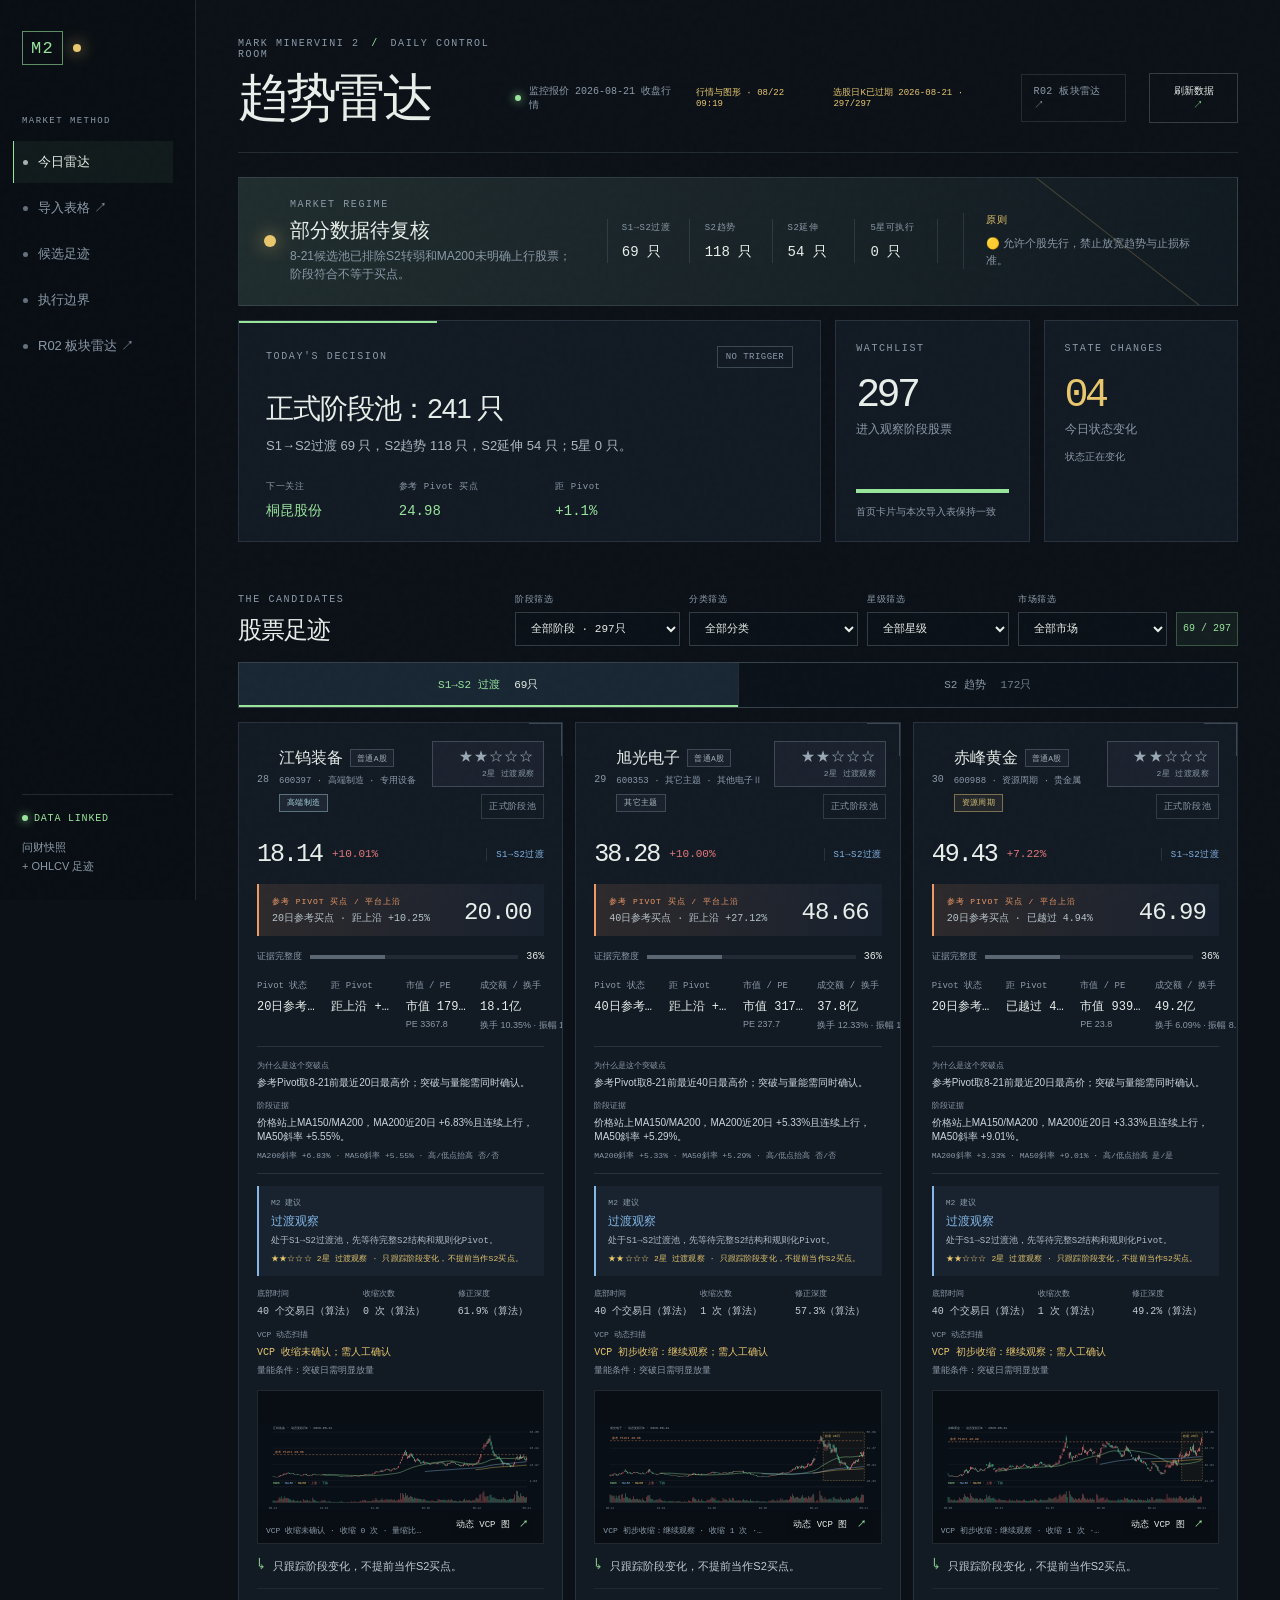
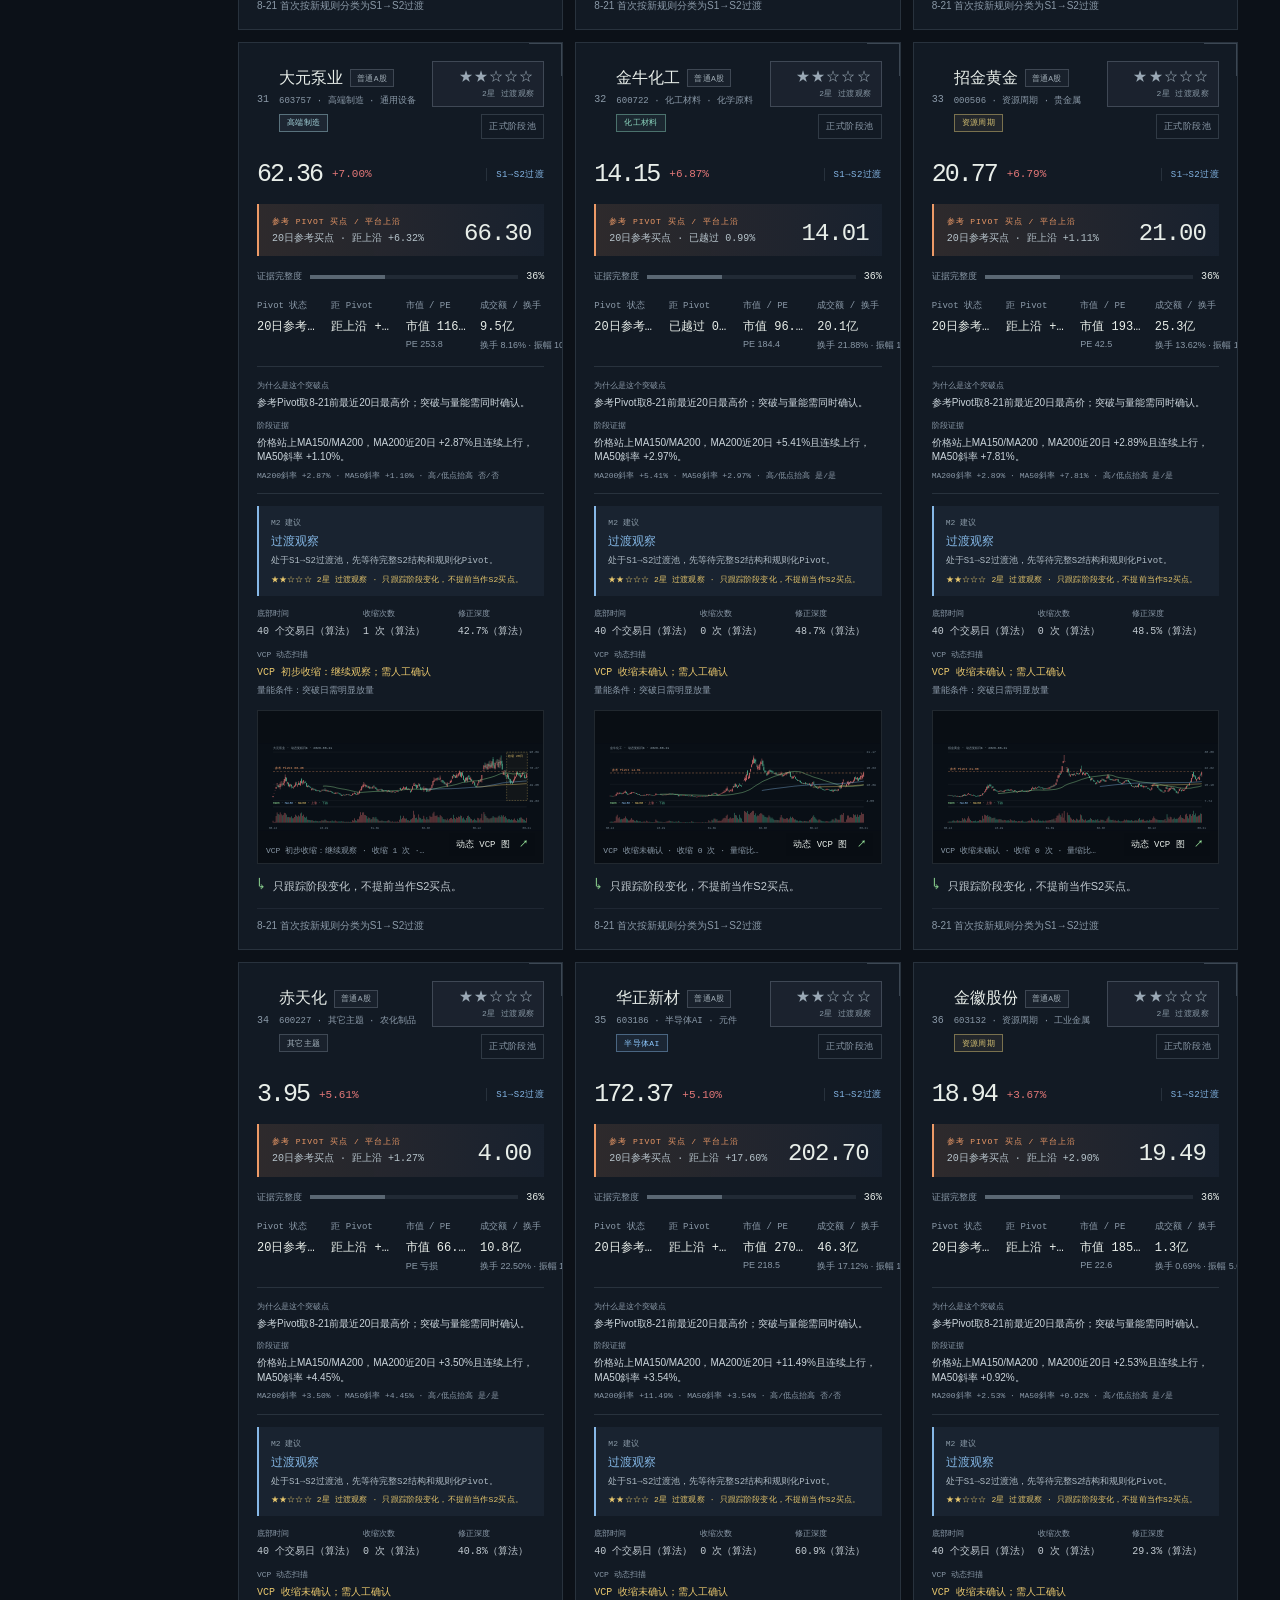
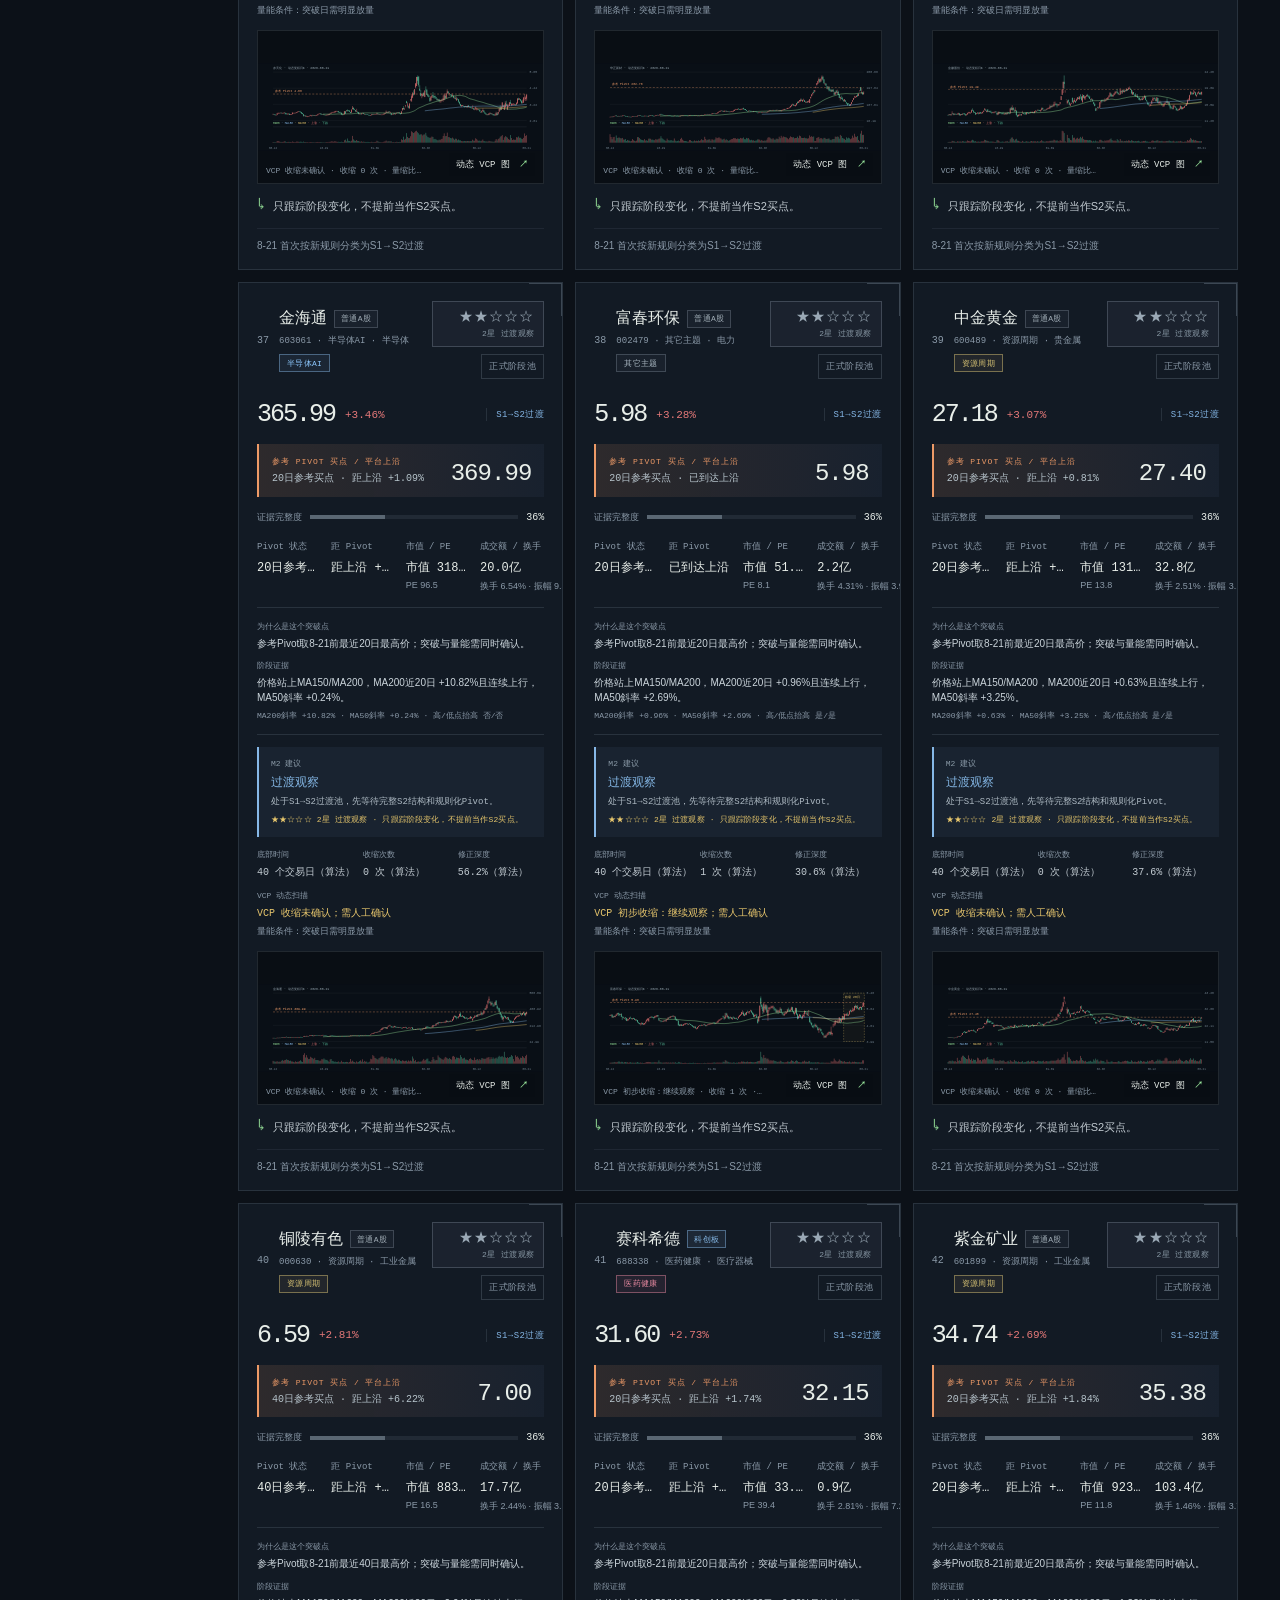
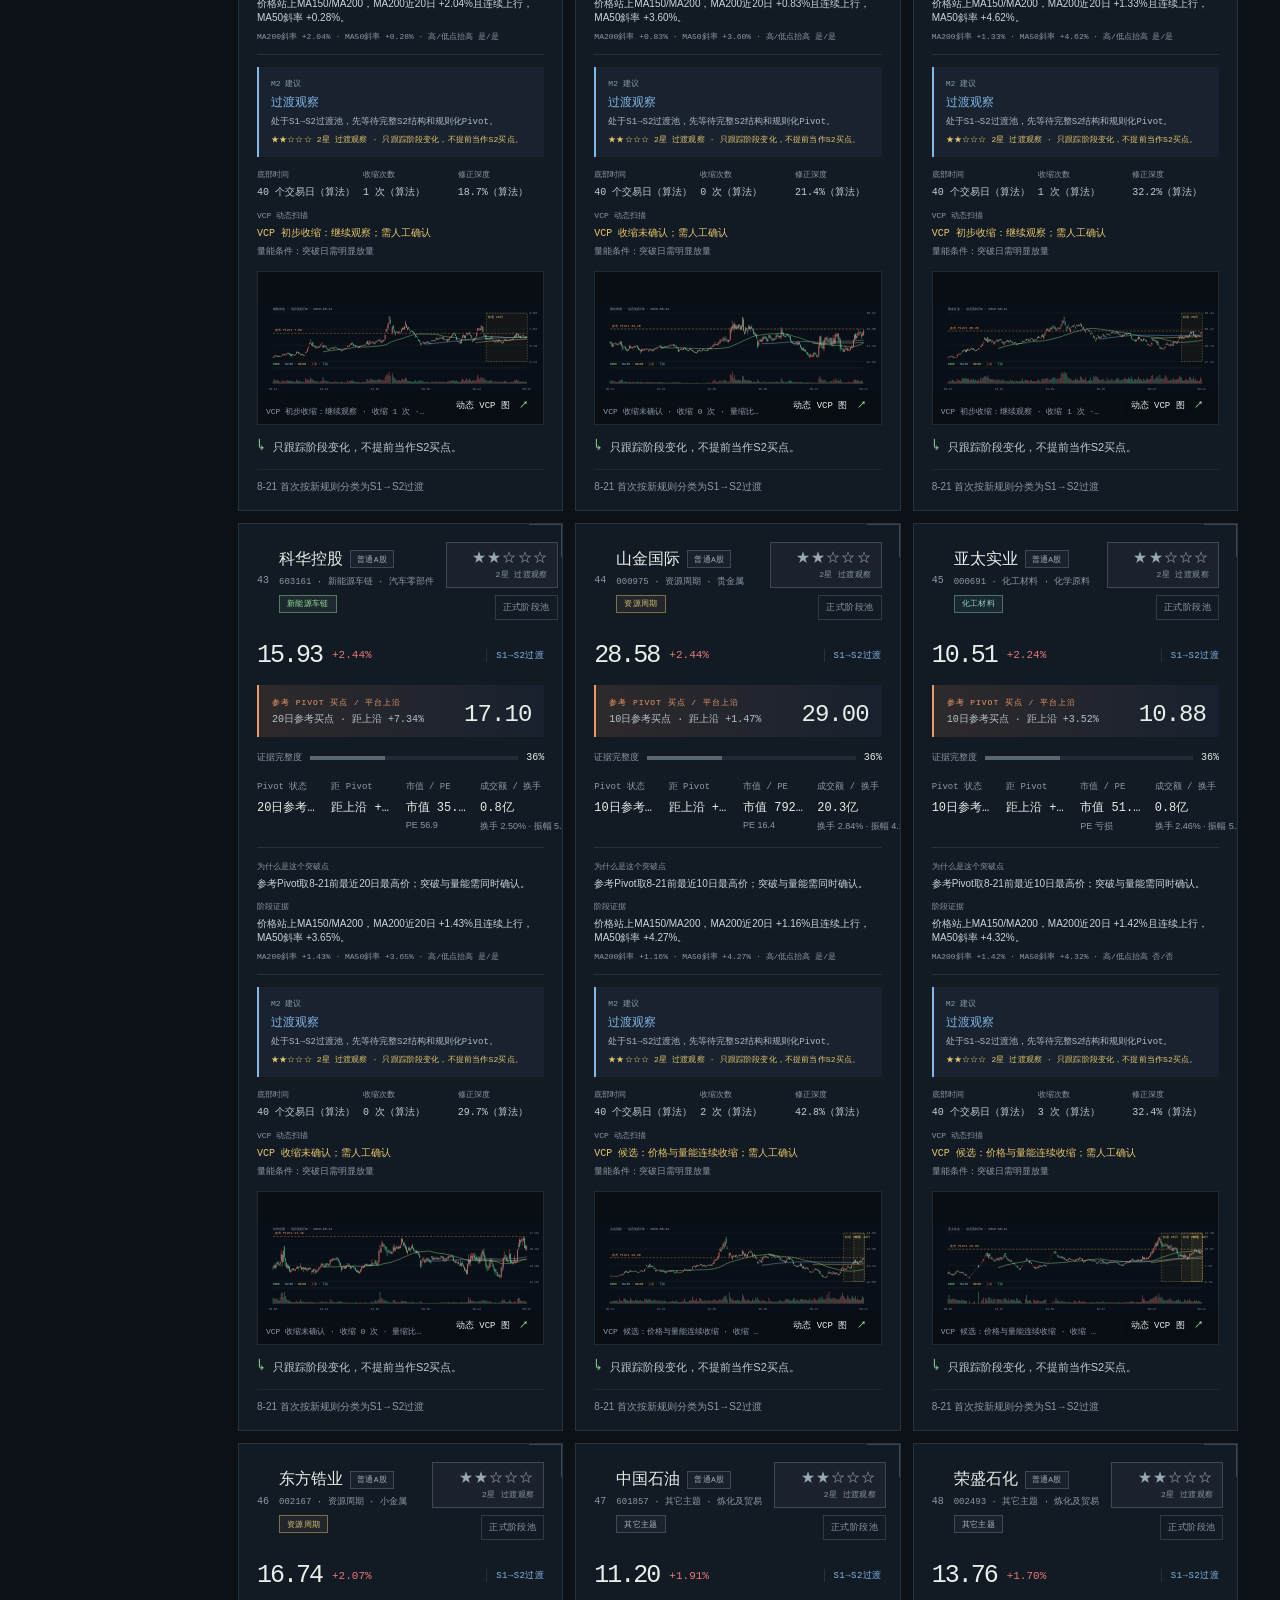
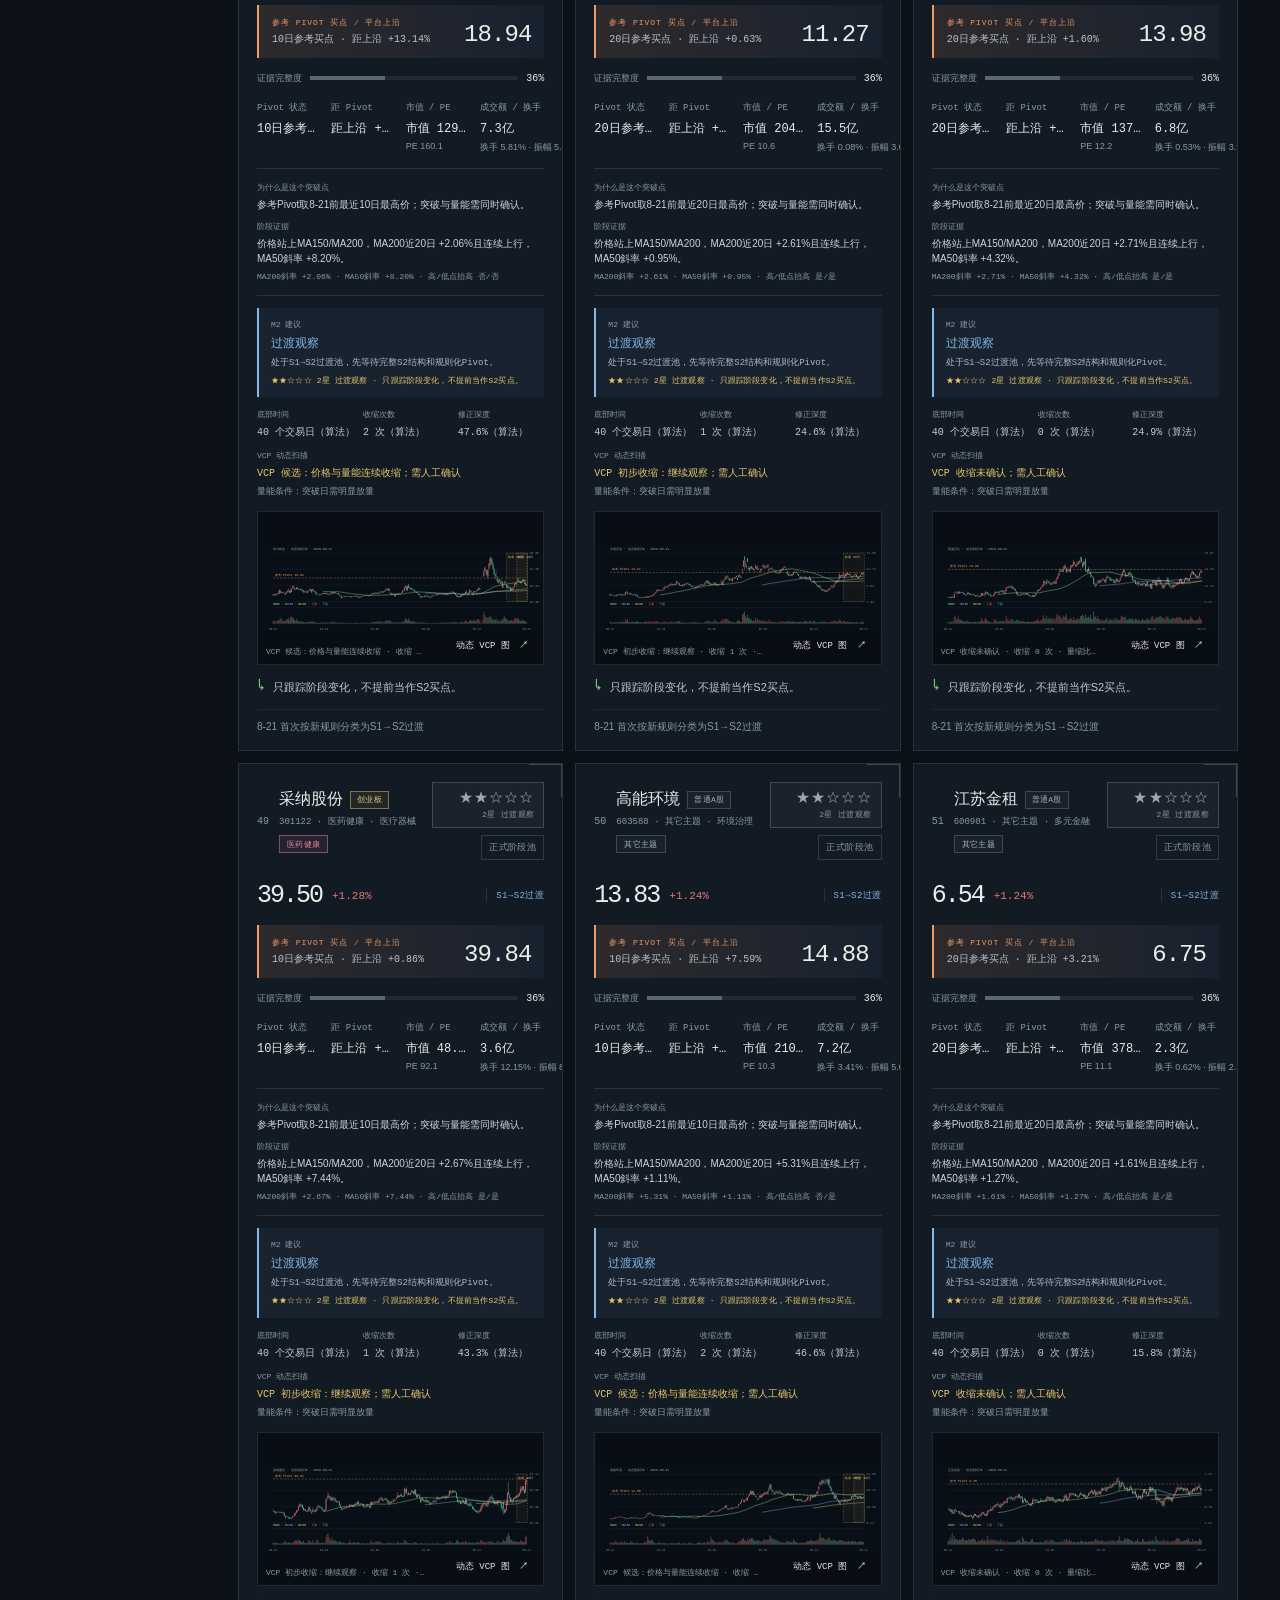
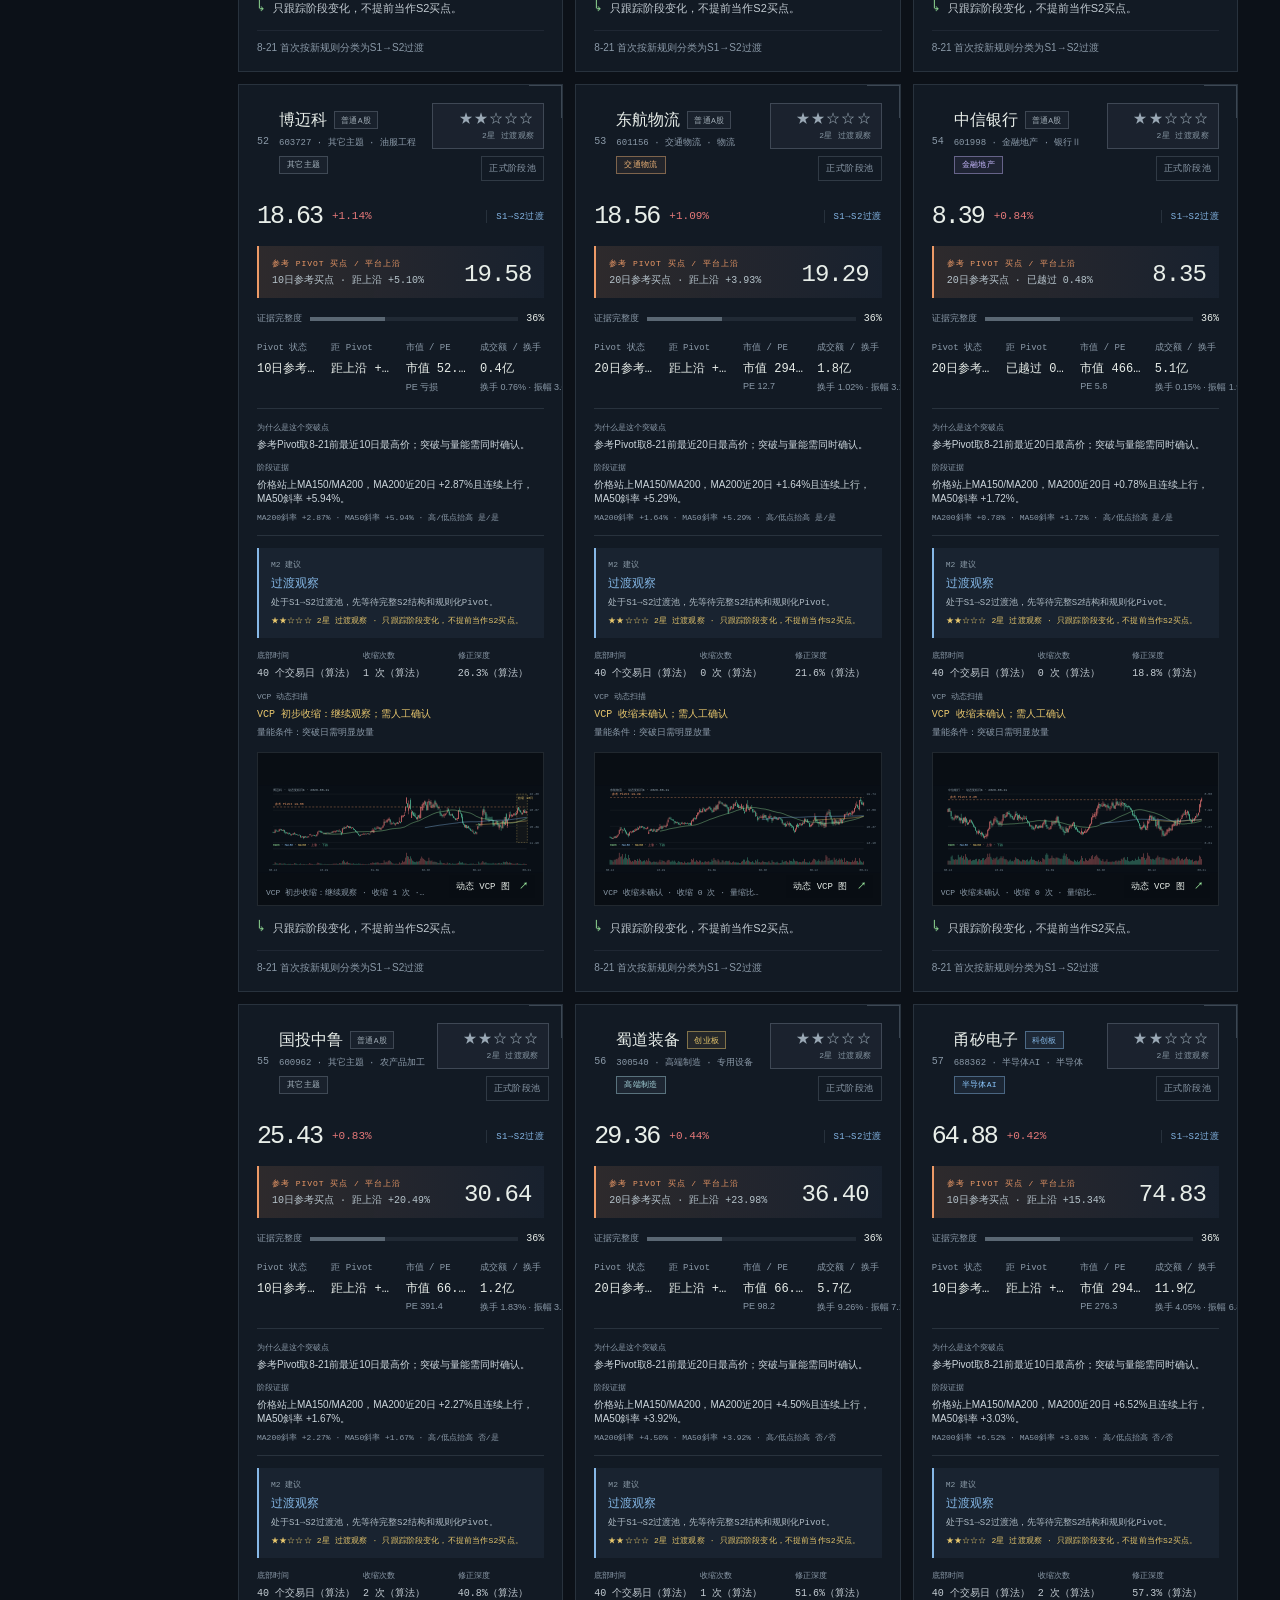
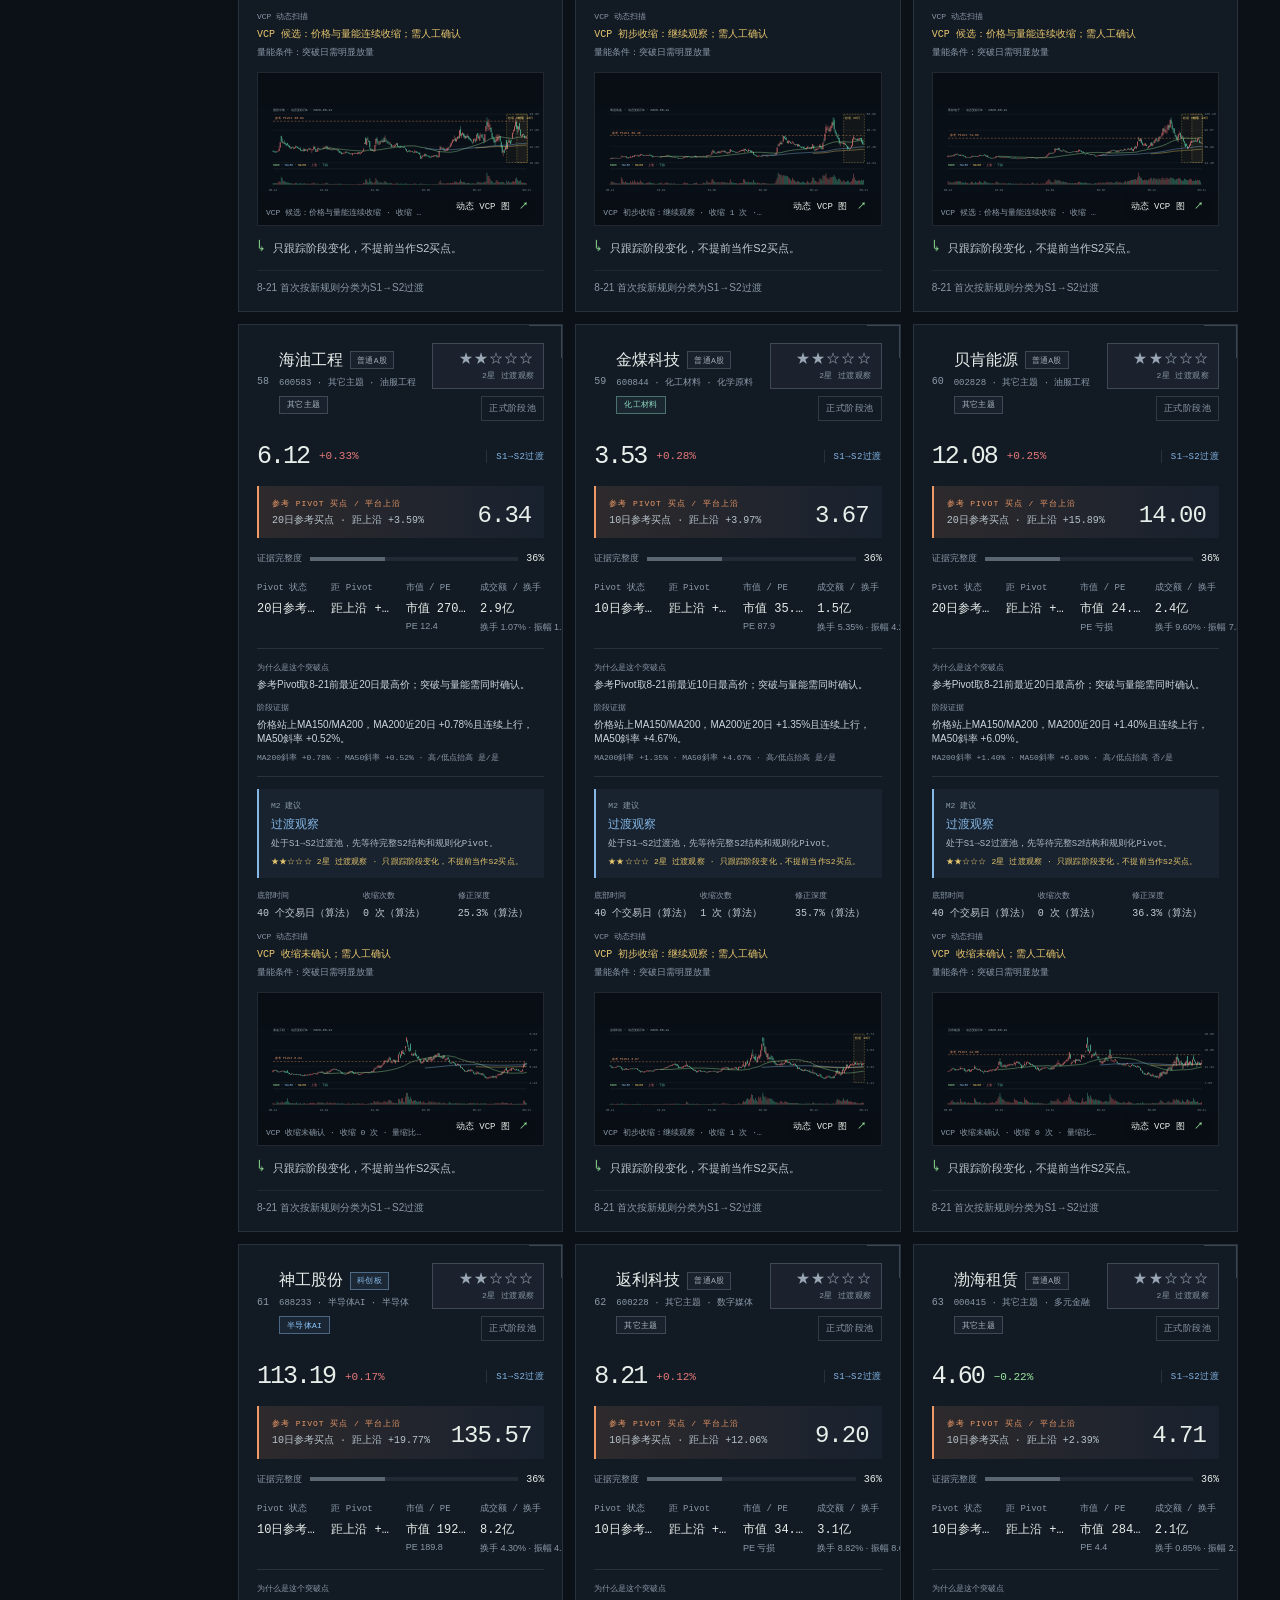
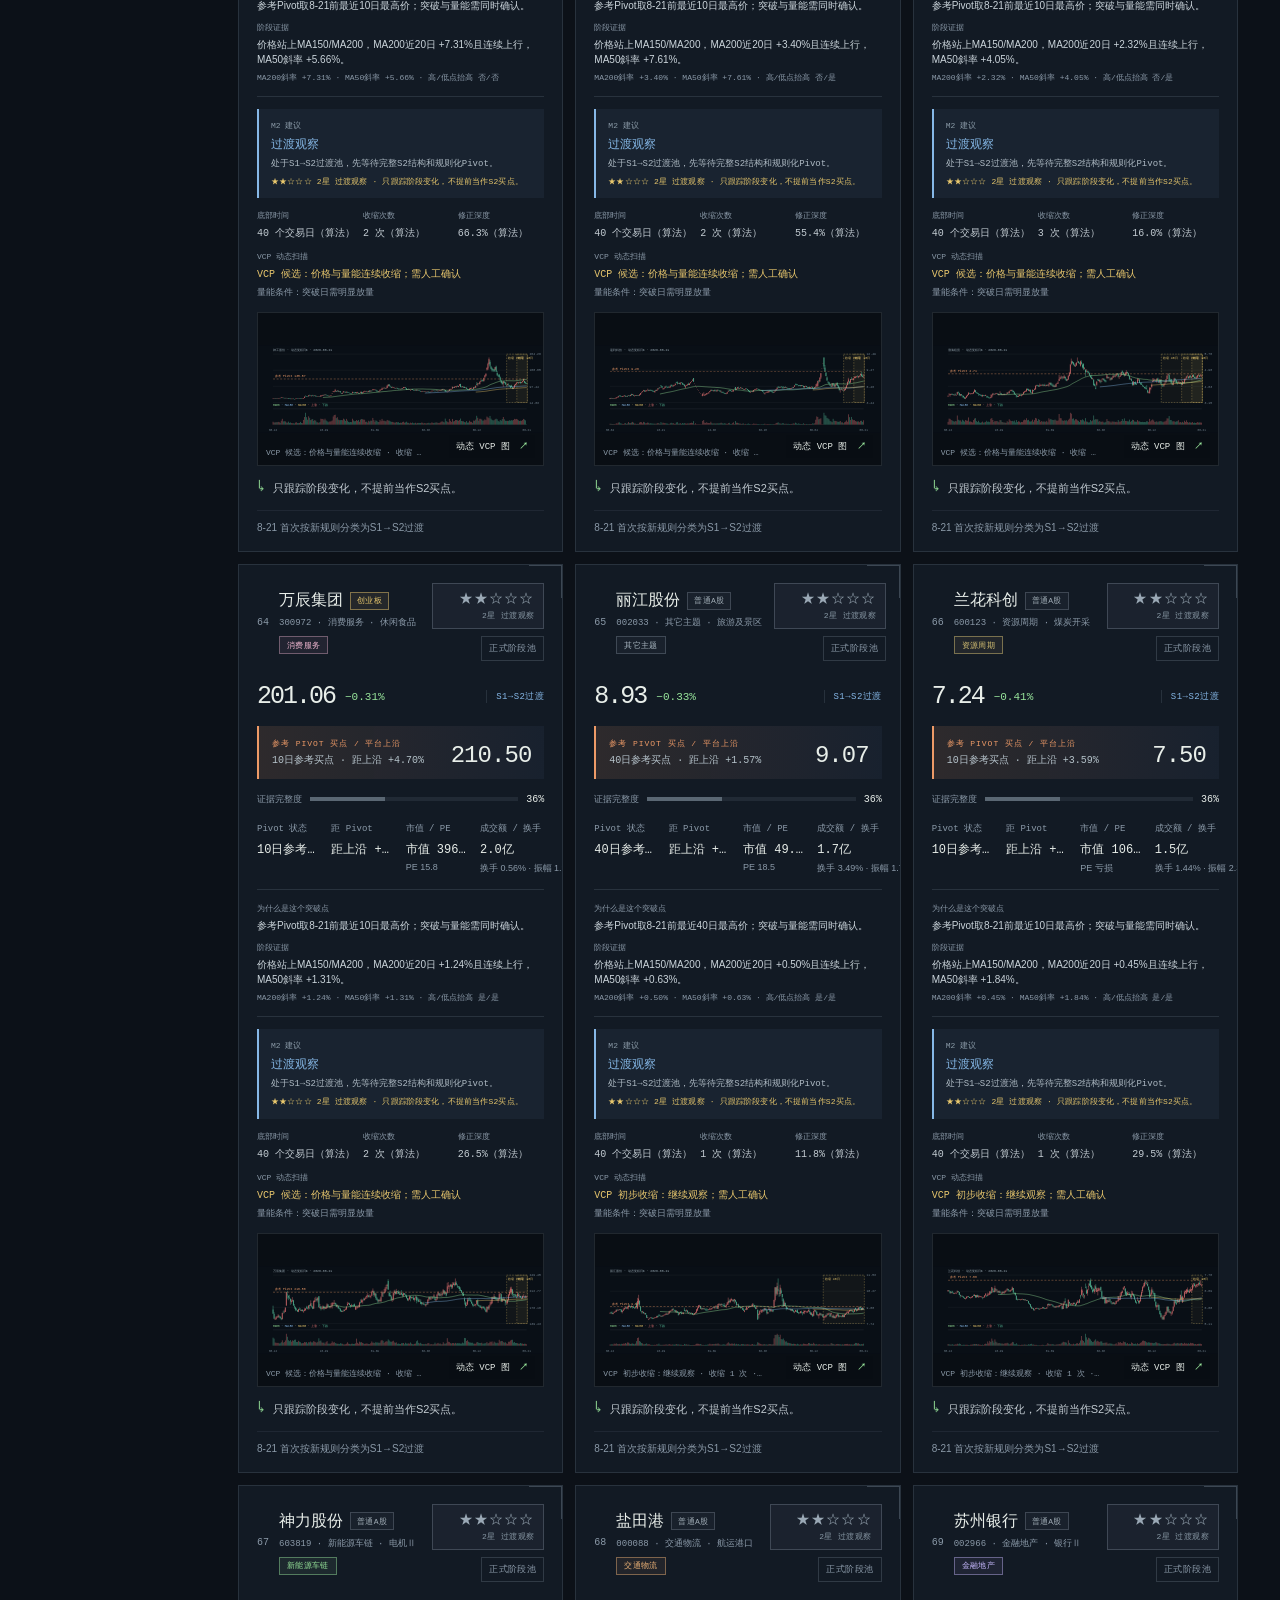
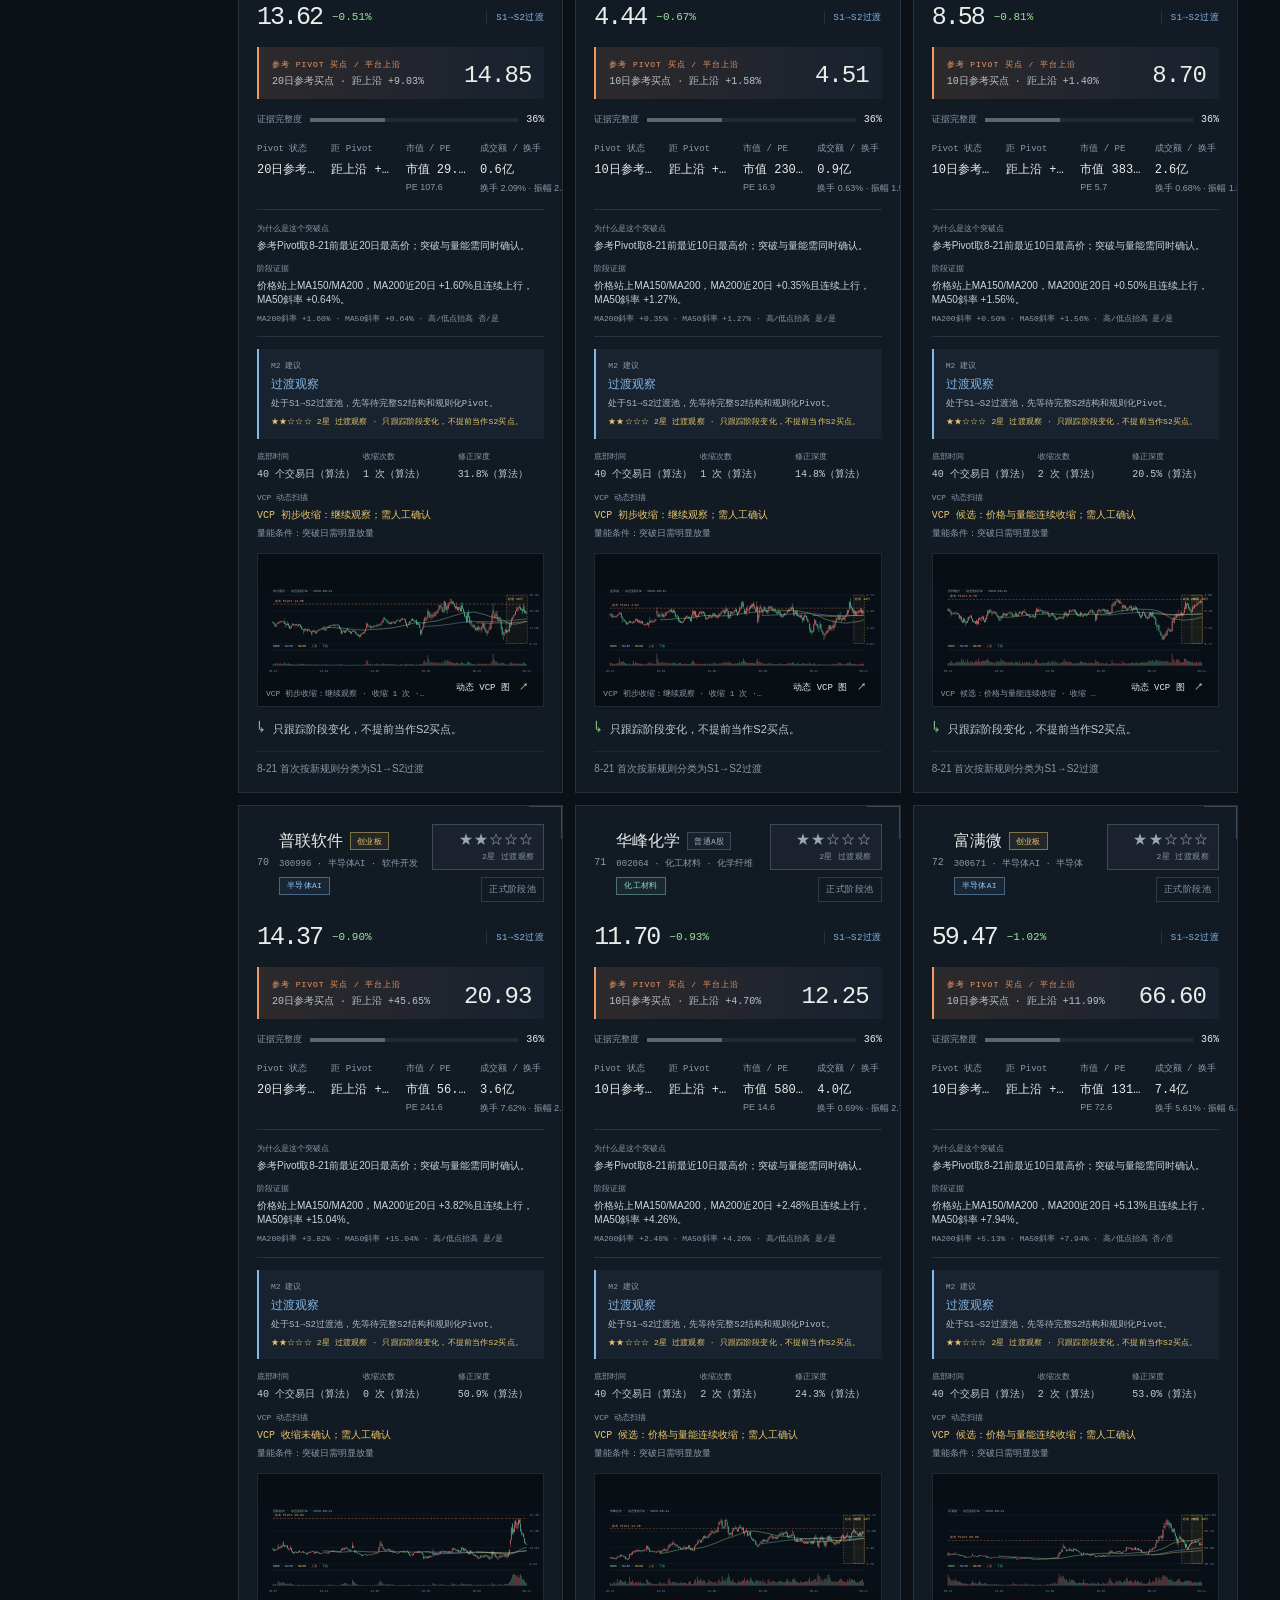
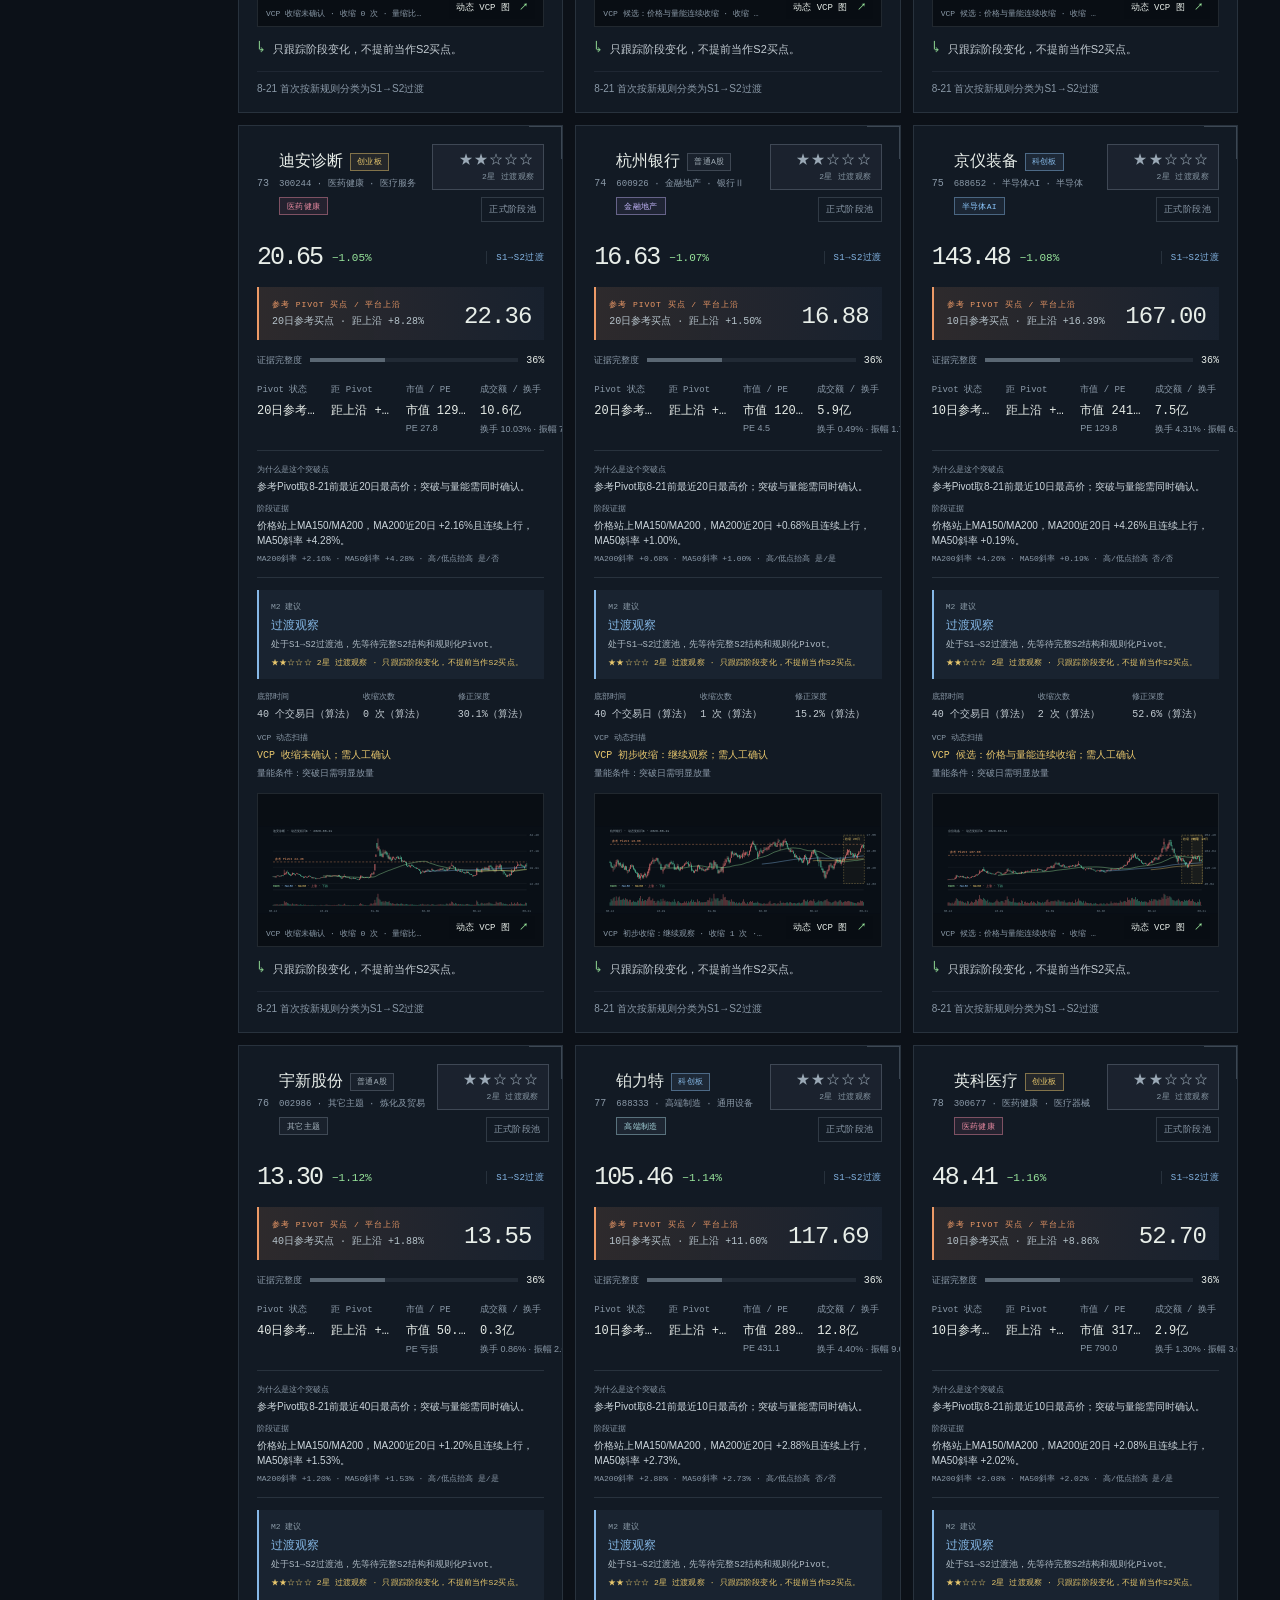
<file: index.html>
<!doctype html>
<html lang="zh-CN">
  <head>
    <meta charset="UTF-8" />
    <meta name="viewport" content="width=device-width, initial-scale=1.0" />
    <meta name="theme-color" content="#0c1118" />
    <title>Mark Minervini 2 · 黑马量化</title>
    <link rel="icon" href="data:image/svg+xml,%3Csvg xmlns='http://www.w3.org/2000/svg' viewBox='0 0 32 32'%3E%3Crect width='32' height='32' fill='%230c1118'/%3E%3Cpath d='M5 22 12 14l5 4 10-11' fill='none' stroke='%2398e59b' stroke-width='3'/%3E%3C/svg%3E" />
    <link rel="stylesheet" href="m2-styles.css?v=20260821-stages" />
  </head>
  <body>
    <div class="noise"></div>
    <div class="app-shell">
      <aside class="rail">
        <div class="brand-mark"><span>M2</span><i></i></div>
        <div class="rail-label">MARKET METHOD</div>
        <nav class="rail-nav" aria-label="主导航">
          <a class="active" href="#overview"><span class="nav-dot"></span>今日雷达</a>
          <a href="/m2-table"><span class="nav-dot"></span>导入表格 ↗</a>
          <a href="#watchlist"><span class="nav-dot"></span>候选足迹</a>
          <a href="#rules"><span class="nav-dot"></span>执行边界</a>
          <a href="/radar"><span class="nav-dot"></span>R02 板块雷达 ↗</a>
        </nav>
        <div class="rail-bottom">
          <div class="source-pip"><span></span> DATA LINKED</div>
          <small>问财快照<br />+ OHLCV 足迹</small>
        </div>
      </aside>

      <main class="main-content">
        <header class="topbar">
          <div>
            <div class="eyebrow">MARK MINERVINI 2 <span>/</span> DAILY CONTROL ROOM</div>
            <h1>趋势雷达</h1>
          </div>
          <div class="topbar-meta">
            <div class="last-sync"><span class="live-dot"></span><span id="lastSync">结构快照读取中</span></div>
            <div class="quote-sync" id="quoteSync">选股快照读取中…</div>
            <div class="history-sync" id="historySync">VCP 图表读取中…</div>
            <a class="radar-link" href="/radar">R02 板块雷达 <span>↗</span></a>
            <button class="refresh-button" type="button" onclick="window.location.reload()">刷新数据 <span>↗</span></button>
          </div>
        </header>

        <section id="overview" class="market-banner">
          <div class="market-status-wrap">
            <div class="status-orb yellow"></div>
            <div>
              <div class="section-kicker">MARKET REGIME</div>
              <div class="market-status" id="marketStatus">—</div>
              <div class="market-note" id="marketNote">—</div>
            </div>
          </div>
          <div class="market-stats" id="marketStats"></div>
          <div class="regime-rule"><span>原则</span> 🟡 允许个股先行，禁止放宽趋势与止损标准。</div>
        </section>

        <section class="decision-grid">
          <article class="decision-card featured-card">
            <div class="card-topline"><span class="section-kicker">TODAY'S DECISION</span><span class="status-chip neutral">NO TRIGGER</span></div>
            <h2 id="decisionTitle">—</h2>
            <p id="decisionText">—</p>
            <div class="decision-foot">
              <div><span class="muted-label">下一关注</span><strong id="nextFocus">—</strong></div>
              <div><span class="muted-label">参考 Pivot 买点</span><strong id="nextPivot">—</strong></div>
              <div><span class="muted-label">距 Pivot</span><strong id="nextDistance">—</strong></div>
            </div>
          </article>
          <article class="metric-card">
            <div class="section-kicker">WATCHLIST</div>
            <div class="metric-value" id="watchCount">—</div>
            <div class="metric-label">进入观察阶段股票</div>
            <div class="mini-track"><span id="watchTrack"></span></div>
            <div class="metric-foot">首页卡片与本次导入表保持一致</div>
          </article>
          <article class="metric-card alert-metric">
            <div class="section-kicker">STATE CHANGES</div>
            <div class="metric-value" id="changeCount">—</div>
            <div class="metric-label">今日状态变化</div>
            <div class="metric-foot" id="changeNote">—</div>
          </article>
        </section>

        <section id="watchlist" class="content-section">
          <div class="section-heading">
            <div>
              <div class="section-kicker">THE CANDIDATES</div>
              <h2>股票足迹</h2>
            </div>
            <div class="home-filter-control">
              <label><span>阶段筛选</span><select id="homeStageFilter"><option value="all">全部阶段</option></select></label>
              <label><span>分类筛选</span><select id="homeCategoryFilter"><option value="all">全部分类</option></select></label>
              <label><span>星级筛选</span><select id="homeStarFilter"><option value="all">全部星级</option></select></label>
              <label><span>市场筛选</span><select id="homeMarketFilter"><option value="all">全部市场</option></select></label>
              <small id="homeFilterCount">—</small>
            </div>
          </div>
          <div class="stage-pool-tabs" role="tablist" aria-label="阶段主视图">
            <button class="active" type="button" data-stage-pool="transition" role="tab" aria-selected="true">S1→S2 过渡 <span id="transitionPoolCount">—</span></button>
            <button type="button" data-stage-pool="s2" role="tab" aria-selected="false">S2 趋势 <span id="s2PoolCount">—</span></button>
          </div>
          <div class="watch-grid" id="watchGrid"></div>
        </section>

        <section id="rules" class="bottom-grid">
          <article class="rules-card">
            <div class="section-kicker">ENTRY GATE</div>
            <h2>买点不是猜出来的</h2>
            <div class="gate-flow">
              <div class="gate-step done"><span>01</span><b>第二阶段</b><small>MA50 > MA150 > MA200</small></div>
              <div class="gate-line"></div>
              <div class="gate-step done"><span>02</span><b>平台收缩</b><small>波动收窄 / 量能收缩</small></div>
              <div class="gate-line"></div>
              <div class="gate-step pending"><span>03</span><b>Pivot 突破</b><small>放量站上，距离 ≤ 3%</small></div>
            </div>
          </article>
          <article class="log-card">
            <div class="section-kicker">TODAY'S LOG</div>
            <h2>记录，而不是感觉</h2>
            <div id="changeLog" class="change-log"></div>
          </article>
        </section>

        <footer class="page-footer">M2 / 个股第二阶段优先 · 板块只负责排序 · 没有计划就没有交易 <a class="footer-link" href="/m2-table">打开待观察池 ↗</a><a class="footer-link" href="/radar">打开 R02 板块雷达 ↗</a></footer>
      </main>
    </div>
    <div class="chart-modal" id="chartModal" aria-hidden="true">
      <div class="modal-backdrop"></div>
      <div class="modal-card" role="dialog" aria-modal="true" aria-label="日K图">
        <button class="modal-close" type="button" aria-label="关闭">×</button>
        <div class="section-kicker">CHART EVIDENCE</div>
        <h2 id="modalTitle">—</h2>
        <div class="modal-image-frame" id="modalChart"></div>
        <div class="modal-actions">
          <span id="modalSource">动态 OHLCV · MA50 / MA150 / MA200 · VCP 收缩候选</span>
          <span>数据源失败时会明确显示，不使用旧截图冒充实时图形</span>
        </div>
      </div>
    </div>
    <script src="m2-data.js?v=20260821-close"></script>
    <script src="m2-table-data.js?v=20260821-close"></script>
    <script src="m2-sector-map.js?v=20260821-close"></script>
    <script src="m2-valuation-map.js?v=20260821-close"></script>
    <script src="m2-app.js?v=20260822-candidate-gate"></script>
  </body>
</html>
</file>
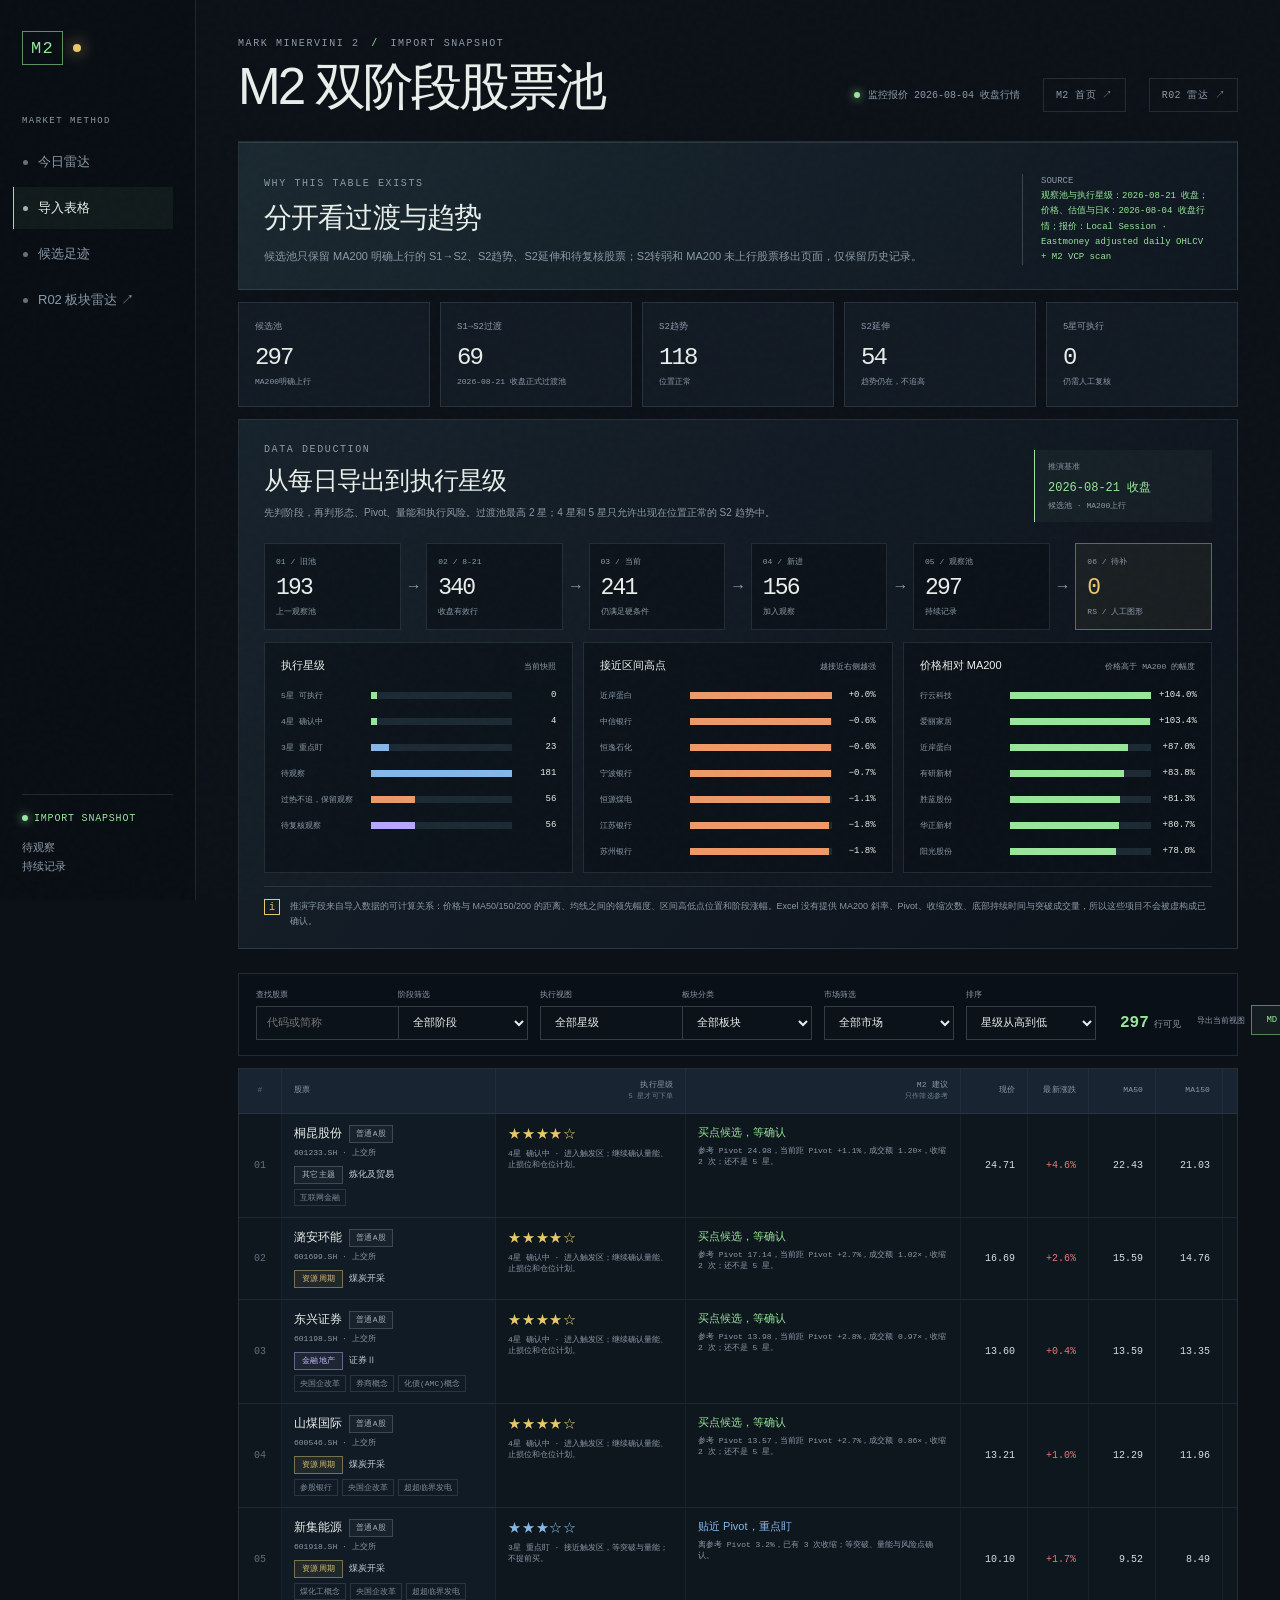
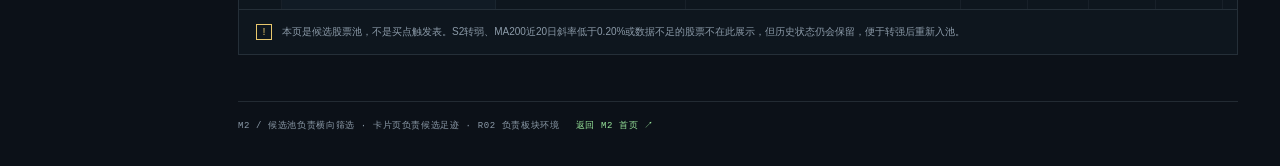
<file: m2-table.html>
<!doctype html>
<html lang="zh-CN">
  <head>
    <meta charset="UTF-8" />
    <meta name="viewport" content="width=device-width, initial-scale=1.0" />
    <meta name="theme-color" content="#0c1118" />
    <title>M2 双阶段股票池 · Mark Minervini 2</title>
    <link rel="icon" href="data:image/svg+xml,%3Csvg xmlns='http://www.w3.org/2000/svg' viewBox='0 0 32 32'%3E%3Crect width='32' height='32' fill='%230c1118'/%3E%3Cpath d='M5 22 12 14l5 4 10-11' fill='none' stroke='%2398e59b' stroke-width='3'/%3E%3C/svg%3E" />
    <link rel="stylesheet" href="m2-styles.css?v=20260821-stages" />
    <link rel="stylesheet" href="m2-table.css?v=20260821-stages" />
  </head>
  <body>
    <div class="noise"></div>
    <div class="app-shell">
      <aside class="rail">
        <div class="brand-mark"><span>M2</span><i></i></div>
        <div class="rail-label">MARKET METHOD</div>
        <nav class="rail-nav" aria-label="主导航">
          <a href="/"><span class="nav-dot"></span>今日雷达</a>
          <a class="active" href="/m2-table"><span class="nav-dot"></span>导入表格</a>
          <a href="/#watchlist"><span class="nav-dot"></span>候选足迹</a>
          <a href="/radar"><span class="nav-dot"></span>R02 板块雷达 ↗</a>
        </nav>
        <div class="rail-bottom">
          <div class="source-pip"><span></span> IMPORT SNAPSHOT</div>
          <small>待观察<br />持续记录</small>
        </div>
      </aside>

      <main class="main-content table-main">
        <header class="topbar">
          <div>
            <div class="eyebrow">MARK MINERVINI 2 <span>/</span> IMPORT SNAPSHOT</div>
            <h1>M2 双阶段股票池</h1>
          </div>
          <div class="topbar-meta">
            <div class="last-sync"><span class="live-dot"></span><span id="tableAsOf">读取中</span></div>
            <a class="radar-link" href="/">M2 首页 <span>↗</span></a>
            <a class="radar-link" href="/radar">R02 雷达 <span>↗</span></a>
          </div>
        </header>

        <section class="table-intro">
          <div>
            <div class="section-kicker">WHY THIS TABLE EXISTS</div>
            <h2>分开看过渡与趋势</h2>
            <p>候选池只保留 MA200 明确上行的 S1→S2、S2趋势、S2延伸和待复核股票；S2转弱和 MA200 未上行股票移出页面，仅保留历史记录。</p>
          </div>
          <div class="table-source">SOURCE<br /><strong id="tableSource">—</strong></div>
        </section>

        <section class="table-summary" aria-label="导入表摘要">
          <article><span>候选池</span><strong id="summaryTotal">—</strong><small>MA200明确上行</small></article>
          <article><span>S1→S2过渡</span><strong id="summaryStacked">—</strong><small id="summaryQualifiedLabel">正式过渡池</small></article>
          <article><span>S2趋势</span><strong id="summaryAbove200">—</strong><small>位置正常</small></article>
          <article><span>S2延伸</span><strong id="summaryNearHigh">—</strong><small>趋势仍在，不追高</small></article>
          <article><span>5星可执行</span><strong id="summaryUp">—</strong><small>仍需人工复核</small></article>
        </section>

        <section class="deduction-board" aria-label="数据推演">
          <div class="deduction-heading">
            <div>
              <div class="section-kicker">DATA DEDUCTION</div>
              <h2>从每日导出到执行星级</h2>
              <p>先判阶段，再判形态、Pivot、量能和执行风险。过渡池最高 2 星；4 星和 5 星只允许出现在位置正常的 S2 趋势中。</p>
            </div>
            <div class="deduction-stamp"><span>推演基准</span><strong id="deductionAsOf">收盘</strong><small>候选池 · MA200上行</small></div>
          </div>
          <div class="deduction-flow" aria-label="筛选推演路径">
            <div><small>01 / 旧池</small><strong id="flowTotal">—</strong><span>上一观察池</span></div>
            <i>→</i>
            <div><small id="flowCurrentLabel">02 / 收盘</small><strong id="flowStacked">—</strong><span>收盘有效行</span></div>
            <i>→</i>
            <div><small>03 / 当前</small><strong id="flowAbove200">—</strong><span>仍满足硬条件</span></div>
            <i>→</i>
            <div><small>04 / 新进</small><strong id="flowNearHigh">—</strong><span>加入观察</span></div>
            <i>→</i>
            <div><small>05 / 观察池</small><strong id="flowPriority">—</strong><span>持续记录</span></div>
            <i>→</i>
            <div class="flow-pending"><small>06 / 待补</small><strong id="flowConfirmed">—</strong><span>RS / 人工图形</span></div>
          </div>
          <div class="analysis-charts">
            <article class="analysis-panel"><div class="analysis-panel-head"><span>执行星级</span><small>当前快照</small></div><div id="adviceChart" class="bar-chart"></div></article>
            <article class="analysis-panel"><div class="analysis-panel-head"><span>接近区间高点</span><small>越接近右侧越强</small></div><div id="highChart" class="bar-chart"></div></article>
            <article class="analysis-panel"><div class="analysis-panel-head"><span>价格相对 MA200</span><small>价格高于 MA200 的幅度</small></div><div id="maChart" class="bar-chart"></div></article>
          </div>
          <div class="deduction-note"><span class="footnote-mark">i</span><p>推演字段来自导入数据的可计算关系：价格与 MA50/150/200 的距离、均线之间的领先幅度、区间高低点位置和阶段涨幅。Excel 没有提供 MA200 斜率、Pivot、收缩次数、底部持续时间与突破成交量，所以这些项目不会被虚构成已确认。</p></div>
        </section>

        <section class="table-controls" aria-label="表格筛选">
          <label class="table-search"><span>查找股票</span><input id="tableSearch" type="search" placeholder="代码或简称" /></label>
          <label><span>阶段筛选</span><select id="tableStageFilter"><option value="all">全部阶段</option><option value="S1→S2过渡">S1→S2过渡</option><option value="S2趋势">S2趋势</option><option value="S2延伸">S2延伸</option><option value="待复核">待复核</option></select></label>
          <label><span>执行视图</span><select id="tableFilter"><option value="all">全部星级</option><option value="star5">5星可执行</option><option value="star4">4星确认中</option><option value="star3">3星重点盯</option><option value="priority">买点候选</option><option value="wait">当前待观察</option><option value="caution">过热不追</option><option value="review">待复核</option><option value="stacked">MA50 &gt; MA150 &gt; MA200</option><option value="nearHigh">距区间高点 ≤ 10%</option></select></label>
          <label><span>板块分类</span><select id="sectorFilter"><option value="all">全部板块</option></select></label>
          <label><span>市场筛选</span><select id="tableMarketFilter"><option value="all">全部市场</option><option value="上交所">上交所</option><option value="深交所">深交所</option><option value="北交所">北交所</option></select></label>
          <label><span>排序</span><select id="tableSort"><option value="stars">星级从高到低</option><option value="pct">最新行情涨跌幅</option><option value="fromHigh">距离区间高点</option><option value="fromLow">从区间低点反弹</option><option value="amount">平均成交额</option><option value="marketCap">市值</option><option value="pe">PE</option><option value="price">现价</option></select></label>
          <div class="table-count"><strong id="visibleCount">—</strong><span>行可见</span></div>
          <div class="export-group" aria-label="导出当前列表">
            <span id="exportStatus">导出当前视图</span>
            <button id="copyMarkdown" class="export-action primary" type="button" title="复制 Markdown 给其他 AI">MD</button>
            <button id="downloadCsv" class="export-action" type="button" title="下载 CSV">CSV</button>
            <button id="downloadJson" class="export-action" type="button" title="下载 JSON">JSON</button>
          </div>
        </section>

        <section class="table-card">
          <div class="table-scroll">
            <table>
              <thead>
                <tr>
                  <th>#</th>
                  <th class="sticky-name">股票</th>
                  <th>执行星级<br /><small>5 星才可下单</small></th>
                  <th>M2 建议<br /><small>只作筛选参考</small></th>
                  <th>现价</th>
                  <th>最新涨跌</th>
                  <th>MA50</th>
                  <th>MA150</th>
                  <th>MA200</th>
                  <th>均线结构</th>
                  <th>均线距离推演<br /><small>相对值</small></th>
                  <th>阶段推演</th>
                  <th>阶段涨幅<br /><small id="periodLabel">读取中</small></th>
                  <th>距区间高点</th>
                  <th>从低点反弹</th>
                  <th>均额<br /><small>元</small></th>
                  <th>市值<br /><small>亿元</small></th>
                  <th>PE<br /><small>动态</small></th>
                  <th>均线斜率<br /><small>MA200 / MA50 · 20日</small></th>
                  <th>数据完整性</th>
                  <th>Pivot</th>
                  <th>收缩</th>
                </tr>
              </thead>
              <tbody id="tableBody"></tbody>
            </table>
          </div>
          <div class="table-footnote"><span class="footnote-mark">!</span><p>本页是候选股票池，不是买点触发表。S2转弱、MA200近20日斜率低于0.20%或数据不足的股票不在此展示，但历史状态仍会保留，便于转强后重新入池。</p></div>
        </section>

        <footer class="page-footer">M2 / 候选池负责横向筛选 · 卡片页负责候选足迹 · R02 负责板块环境 <a class="footer-link" href="/">返回 M2 首页 ↗</a></footer>
      </main>
    </div>
    <script src="m2-table-data.js?v=20260821-close"></script>
    <script src="m2-sector-map.js?v=20260821-close"></script>
    <script src="m2-valuation-map.js?v=20260821-close"></script>
    <script src="m2-table-app.js?v=20260822-candidate-gate"></script>
  </body>
</html>
</file>
<file: m2-styles.css>
:root {
  --ink: #0c1118;
  --ink-soft: #131b25;
  --panel: rgba(20, 29, 40, 0.82);
  --line: rgba(179, 197, 210, 0.14);
  --line-bright: rgba(179, 197, 210, 0.24);
  --paper: #e8eee9;
  --muted: #8b9aa8;
  --green: #98e59b;
  --green-deep: #49b77c;
  --yellow: #e8c76d;
  --orange: #ed9a67;
  --red: #e57979;
  --blue: #86b8e7;
  --mono: "SF Mono", "Menlo", monospace;
  --display: "Avenir Next", "PingFang SC", sans-serif;
}

* { box-sizing: border-box; }
html { scroll-behavior: smooth; }
body {
  margin: 0;
  background: var(--ink);
  color: var(--paper);
  font-family: var(--display);
  min-width: 320px;
}

.noise { position: fixed; inset: 0; pointer-events: none; opacity: .035; z-index: 10; background-image: url("data:image/svg+xml,%3Csvg viewBox='0 0 160 160' xmlns='http://www.w3.org/2000/svg'%3E%3Cfilter id='n'%3E%3CfeTurbulence type='fractalNoise' baseFrequency='.86' numOctaves='3' stitchTiles='stitch'/%3E%3C/filter%3E%3Crect width='100%25' height='100%25' filter='url(%23n)' opacity='.45'/%3E%3C/svg%3E"); }
.app-shell { display: grid; grid-template-columns: 196px minmax(0, 1fr); min-height: 100vh; }
.rail { background: #090e14; border-right: 1px solid var(--line); padding: 31px 22px 24px; display: flex; flex-direction: column; position: sticky; top: 0; height: 100vh; }
.brand-mark { display: flex; align-items: center; gap: 10px; font-family: var(--mono); font-size: 17px; letter-spacing: .08em; color: var(--paper); }
.brand-mark span { border: 1px solid rgba(152,229,155,.6); padding: 7px 8px 6px; color: var(--green); }
.brand-mark i { width: 8px; height: 8px; border-radius: 100%; background: var(--yellow); box-shadow: 0 0 16px var(--yellow); }
.rail-label, .section-kicker, .eyebrow { font-family: var(--mono); font-size: 10px; letter-spacing: .16em; color: var(--muted); }
.rail-label { margin: 51px 0 15px; font-size: 9px; }
.rail-nav { display: grid; gap: 4px; }
.rail-nav a { color: var(--muted); text-decoration: none; padding: 12px 9px; margin-left: -9px; font-size: 13px; display: flex; gap: 10px; align-items: center; border-left: 1px solid transparent; transition: all .2s ease; }
.rail-nav a:hover, .rail-nav a.active { color: var(--paper); background: rgba(152,229,155,.06); border-left-color: var(--green); }
.nav-dot { width: 5px; height: 5px; background: currentColor; border-radius: 50%; opacity: .7; }
.rail-bottom { margin-top: auto; border-top: 1px solid var(--line); padding-top: 18px; color: var(--muted); }
.source-pip { font: 10px var(--mono); letter-spacing: .08em; color: var(--green); margin-bottom: 13px; display: flex; align-items: center; gap: 6px; }
.source-pip span, .live-dot { width: 6px; height: 6px; border-radius: 50%; background: var(--green); box-shadow: 0 0 10px var(--green); display: inline-block; }
.rail-bottom small { line-height: 1.7; font-size: 11px; }

.main-content { max-width: 1600px; width: 100%; margin: auto; padding: 0 42px 34px; }
.topbar { display: flex; align-items: flex-end; justify-content: space-between; padding: 38px 0 29px; border-bottom: 1px solid var(--line); }
.eyebrow span { color: var(--green); margin: 0 4px; }
h1, h2, h3, p { margin: 0; }
h1 { font-size: clamp(31px, 4vw, 53px); font-weight: 500; letter-spacing: -.055em; line-height: .95; margin-top: 14px; }
h2 { font-size: 24px; letter-spacing: -.04em; font-weight: 500; }
h3 { font-size: 16px; font-weight: 500; }
.topbar-meta { display: flex; align-items: center; gap: 23px; font-family: var(--mono); font-size: 10px; color: var(--muted); }
.last-sync { display: flex; gap: 8px; align-items: center; }
.quote-sync { color: var(--green); font-size: 9px; }
.quote-sync.stale { color: var(--yellow); }
.history-sync { color: var(--green); font-size: 9px; }
.history-sync.stale { color: var(--yellow); }
.refresh-button { font: 10px var(--mono); color: var(--paper); background: transparent; border: 1px solid var(--line-bright); padding: 10px 13px; cursor: pointer; transition: .2s; }
.refresh-button:hover { border-color: var(--green); color: var(--green); }
.radar-link { color: var(--muted); border: 1px solid var(--line); padding: 9px 12px; font: 10px var(--mono); letter-spacing: .04em; text-decoration: none; transition: color 160ms ease, border-color 160ms ease, background 160ms ease; }
.radar-link:hover { color: var(--green); border-color: var(--green); background: rgba(152, 229, 155, .06); }
.refresh-button span { color: var(--green); margin-left: 8px; }

.market-banner { background: linear-gradient(106deg, rgba(37, 51, 51, .85), rgba(18, 28, 36, .8)); border: 1px solid var(--line); padding: 21px 25px; margin-top: 24px; display: grid; grid-template-columns: minmax(260px, 1.15fr) 1.2fr minmax(220px, .9fr); gap: 25px; align-items: center; position: relative; overflow: hidden; }
.market-banner::after { content: ""; position: absolute; width: 300px; height: 300px; right: -145px; top: -190px; border: 1px solid rgba(232,199,109,.23); transform: rotate(38deg); }
.market-status-wrap { display: flex; gap: 14px; align-items: center; }
.status-orb { width: 12px; height: 12px; border-radius: 50%; flex: 0 0 auto; }
.status-orb.yellow { background: var(--yellow); box-shadow: 0 0 18px rgba(232,199,109,.7); }
.market-status { font-size: 20px; margin: 7px 0 3px; }
.market-note { color: var(--muted); font-size: 12px; line-height: 1.55; max-width: 390px; }
.market-stats { display: grid; grid-template-columns: repeat(4, 1fr); gap: 1px; border-left: 1px solid var(--line); }
.market-stat { padding: 2px 14px; border-right: 1px solid var(--line); }
.market-stat span, .muted-label { display: block; color: var(--muted); font: 9px var(--mono); letter-spacing: .06em; margin-bottom: 8px; }
.market-stat strong { font: 14px var(--mono); color: var(--paper); }
.regime-rule { color: var(--muted); font-size: 11px; line-height: 1.55; padding-left: 22px; border-left: 1px solid var(--line); }
.regime-rule span { color: var(--yellow); font: 10px var(--mono); display: block; margin-bottom: 8px; letter-spacing: .08em; }

.decision-grid { display: grid; grid-template-columns: minmax(0, 1.8fr) minmax(175px, .6fr) minmax(175px, .6fr); gap: 14px; margin-top: 14px; }
.decision-card, .metric-card, .stock-card, .rules-card, .log-card { border: 1px solid var(--line); background: var(--panel); }
.featured-card { padding: 25px 27px 21px; min-height: 185px; position: relative; overflow: hidden; }
.featured-card::before { content: ""; position: absolute; height: 2px; width: 34%; left: 0; top: 0; background: var(--green); }
.card-topline { display: flex; justify-content: space-between; align-items: center; }
.status-chip, .state-chip, .stage-tag { font: 9px var(--mono); letter-spacing: .05em; }
.status-chip { border: 1px solid rgba(139,154,168,.35); color: var(--muted); padding: 5px 8px; }
.featured-card h2 { margin-top: 22px; font-size: 28px; }
.featured-card p { color: #aeb9c3; font-size: 13px; line-height: 1.6; margin-top: 8px; max-width: 690px; }
.decision-foot { display: flex; gap: clamp(27px, 6vw, 80px); margin-top: 23px; }
.decision-foot strong { color: var(--green); font: 14px var(--mono); }
.metric-card { padding: 22px 20px; display: flex; flex-direction: column; min-height: 185px; }
.metric-value { font: 40px var(--mono); letter-spacing: -.09em; margin-top: 19px; color: var(--paper); }
.metric-label { color: var(--muted); font-size: 12px; margin-top: 3px; }
.mini-track, .signal-bar { height: 4px; background: rgba(139,154,168,.13); overflow: hidden; }
.mini-track { margin-top: auto; }
.mini-track span { height: 100%; display: block; background: var(--green); }
.metric-foot { margin-top: 12px; color: var(--muted); font-size: 10px; }
.alert-metric .metric-value { color: var(--yellow); }

.content-section { margin-top: 51px; }
.section-heading { display: flex; justify-content: space-between; align-items: flex-end; margin-bottom: 16px; }
.section-heading h2 { margin-top: 9px; }
.heading-note { color: var(--muted); font-size: 11px; }
.heading-note span { color: var(--green); padding: 0 7px; }
.home-filter-control { display: flex; align-items: flex-end; justify-content: flex-end; gap: 9px; width: min(100%, 860px); }
.home-filter-control label { display: grid; gap: 6px; min-width: 142px; }
.home-filter-control label span { color: var(--muted); font: 9px var(--mono); letter-spacing: .08em; }
.home-filter-control select { width: 100%; min-height: 34px; color: var(--paper); background: #0b1118; border: 1px solid var(--line-bright); padding: 0 32px 0 11px; border-radius: 0; font: 11px var(--mono); outline: none; cursor: pointer; }
.home-filter-control select:focus { border-color: rgba(152,229,155,.7); box-shadow: 0 0 0 2px rgba(152,229,155,.08); }
.home-filter-control small { display: inline-flex; align-items: center; justify-content: center; min-width: 62px; height: 34px; color: var(--green); border: 1px solid rgba(152,229,155,.28); background: rgba(152,229,155,.06); font: 10px var(--mono); white-space: nowrap; }
.stage-pool-tabs { display: grid; grid-template-columns: repeat(2, minmax(0, 1fr)); gap: 1px; margin-bottom: 14px; border: 1px solid var(--line); background: var(--line); }
.stage-pool-tabs button { min-height: 44px; border: 0; background: #0b121a; color: var(--muted); font: 11px var(--mono); cursor: pointer; }
.stage-pool-tabs button span { margin-left: 8px; color: #71808d; }
.stage-pool-tabs button:hover, .stage-pool-tabs button:focus-visible { color: var(--paper); outline: 1px solid var(--line-bright); outline-offset: -1px; }
.stage-pool-tabs button.active { background: #182733; color: var(--green); box-shadow: inset 0 -2px 0 var(--green); }
.stage-pool-tabs button.active span { color: var(--paper); }
.watch-grid { display: grid; grid-template-columns: repeat(3, 1fr); gap: 12px; }
.empty-filter-state { grid-column: 1 / -1; display: grid; gap: 7px; align-content: center; min-height: 180px; padding: 28px; border: 1px dashed rgba(139,154,168,.32); background: rgba(139,154,168,.04); }
.empty-filter-state strong { color: var(--paper); font-size: 15px; font-weight: 500; }
.empty-filter-state small { color: var(--muted); font-size: 11px; }
.stock-card { padding: 18px 18px 16px; position: relative; overflow: hidden; transition: transform .18s ease, border-color .18s ease, background .18s ease; }
.stock-card:hover { transform: translateY(-3px); border-color: var(--line-bright); background: rgba(26, 37, 49, .95); }
.stock-card::after { content: ""; position: absolute; top: 0; right: 0; width: 32px; height: 32px; border-top: 1px solid var(--accent, var(--line-bright)); border-right: 1px solid var(--accent, var(--line-bright)); opacity: .65; }
.stock-card.near { --accent: var(--green); }
.stock-card.review { --accent: var(--blue); }
.stock-card.mainline { --accent: var(--yellow); }
.stock-card.watch { --accent: rgba(139,154,168,.55); }
.stock-card-head, .stock-price-row, .signal-row, .stock-metrics { display: flex; align-items: center; justify-content: space-between; }
.stock-id { display: flex; align-items: center; gap: 10px; }
.rank { color: var(--muted); font: 10px var(--mono); }
.stock-title-line { display: flex; align-items: center; gap: 7px; min-width: 0; }
.stock-title-line h3 { min-width: 0; overflow: hidden; text-overflow: ellipsis; white-space: nowrap; }
.stock-id small { display: block; font: 9px var(--mono); color: var(--muted); margin-top: 5px; max-width: 170px; white-space: nowrap; overflow: hidden; text-overflow: ellipsis; }
.board-chip { display: inline-flex; align-items: center; flex: 0 0 auto; height: 18px; padding: 0 6px; border: 1px solid rgba(139,154,168,.36); color: var(--muted); background: rgba(139,154,168,.07); font: 8px var(--mono); letter-spacing: .04em; white-space: nowrap; }
.board-chip.board-sci { color: var(--blue); border-color: rgba(134,184,231,.46); background: rgba(134,184,231,.09); }
.board-chip.board-growth { color: var(--yellow); border-color: rgba(232,199,109,.48); background: rgba(232,199,109,.08); }
.board-chip.board-main { color: #a2adb7; border-color: rgba(139,154,168,.32); background: rgba(139,154,168,.06); }
.board-chip.board-bse { color: #e6a66f; border-color: rgba(230,166,111,.5); background: rgba(230,166,111,.08); }
.sector-chip { display: inline-flex; align-items: center; height: 18px; padding: 0 7px; border: 1px solid rgba(139,154,168,.34); color: #aab7c2; background: rgba(139,154,168,.06); font: 8px var(--mono); letter-spacing: .04em; white-space: nowrap; }
.sector-chip.sector-other { border-color: rgba(139,154,168,.34); color: #aab7c2; }
.sector-chip.sector-semi { color: #8ec8ff; border-color: rgba(134,184,231,.44); background: rgba(134,184,231,.08); }
.sector-chip.sector-health { color: #e98aa2; border-color: rgba(233,138,162,.46); background: rgba(233,138,162,.08); }
.sector-chip.sector-resource { color: #d8c275; border-color: rgba(216,194,117,.48); background: rgba(216,194,117,.08); }
.sector-chip.sector-energy { color: #98e59b; border-color: rgba(152,229,155,.44); background: rgba(152,229,155,.08); }
.sector-chip.sector-manufacture { color: #a7d4dc; border-color: rgba(167,212,220,.44); background: rgba(167,212,220,.07); }
.sector-chip.sector-transport { color: #edb277; border-color: rgba(237,178,119,.45); background: rgba(237,178,119,.07); }
.sector-chip.sector-finance { color: #c8b9ff; border-color: rgba(200,185,255,.42); background: rgba(200,185,255,.07); }
.sector-chip.sector-consumer { color: #f0b7d1; border-color: rgba(240,183,209,.38); background: rgba(240,183,209,.07); }
.sector-chip.sector-chemical { color: #8ed8c1; border-color: rgba(142,216,193,.42); background: rgba(142,216,193,.07); }
.card-sector-line { display: flex; align-items: center; gap: 5px; margin-top: 7px; max-width: 245px; overflow: hidden; }
.card-sector-line i { flex: 0 0 auto; color: #7f8e9a; border: 1px solid rgba(139,154,168,.2); padding: 2px 5px; font: 8px var(--mono); font-style: normal; white-space: nowrap; }
.card-badges { display: grid; justify-items: end; gap: 7px; margin-left: 12px; }
.rating-badge { display: grid; gap: 4px; min-width: 112px; padding: 8px 9px 7px; border: 1px solid rgba(232,199,109,.42); background: linear-gradient(135deg, rgba(232,199,109,.14), rgba(9,14,20,.35)); text-align: right; }
.rating-badge b { color: var(--yellow); font: 14px var(--mono); letter-spacing: .08em; line-height: 1; }
.rating-badge small { color: #d7c47a; font: 8px var(--mono); letter-spacing: .05em; }
.rating-badge.stars-5 { border-color: rgba(152,229,155,.56); background: linear-gradient(135deg, rgba(152,229,155,.18), rgba(9,14,20,.35)); }
.rating-badge.stars-5 b, .rating-badge.stars-5 small { color: var(--green); }
.rating-badge.stars-4 { border-color: rgba(232,199,109,.54); }
.rating-badge.stars-3 { border-color: rgba(134,184,231,.48); background: linear-gradient(135deg, rgba(134,184,231,.14), rgba(9,14,20,.35)); }
.rating-badge.stars-3 b, .rating-badge.stars-3 small { color: var(--blue); }
.rating-badge.stars-1, .rating-badge.stars-2 { border-color: rgba(139,154,168,.32); background: rgba(139,154,168,.07); }
.rating-badge.stars-1 b, .rating-badge.stars-2 b { color: #9aa8b5; }
.rating-badge.stars-1 small, .rating-badge.stars-2 small { color: var(--muted); }
.state-chip { padding: 5px 7px; border: 1px solid rgba(139,154,168,.25); color: var(--muted); }
.state-chip.near { color: var(--green); border-color: rgba(152,229,155,.34); }
.state-chip.review { color: var(--blue); border-color: rgba(134,184,231,.34); }
.state-chip.mainline { color: var(--yellow); border-color: rgba(232,199,109,.34); }
.stock-price-row { margin: 21px 0 15px; justify-content: flex-start; gap: 10px; }
.stock-price-row > strong { font: 25px var(--mono); letter-spacing: -.08em; }
.change { font: 11px var(--mono); }
/* A-share convention: red = rise, green = fall. */
.change.up { color: var(--red); }
.change.down { color: var(--green); }
.stage-tag { margin-left: auto; color: var(--muted); border-left: 1px solid var(--line); padding-left: 9px; }
.stage-tag.stage-transition { color: var(--blue); }
.stage-tag.stage-s2 { color: var(--green); }
.stage-tag.stage-extended { color: var(--orange); }
.stage-tag.stage-weak, .stage-tag.stage-review { color: #b8a6ff; }
.pivot-focus { display: grid; grid-template-columns: 1fr auto; gap: 5px 12px; align-items: end; margin: 0 0 14px; padding: 12px 13px 11px; border-left: 2px solid var(--orange); background: linear-gradient(90deg, rgba(237,154,103,.13), rgba(134,184,231,.05)); }
.pivot-focus span { color: var(--orange); font: 8px var(--mono); letter-spacing: .12em; }
.pivot-focus strong { grid-column: 2; grid-row: 1 / 3; color: var(--paper); font: 24px var(--mono); line-height: .95; letter-spacing: -.04em; }
.pivot-focus small { color: #b6c3cb; font: 10px/1.35 var(--mono); }
.pivot-focus.pending { border-left-color: var(--muted); background: rgba(179,197,210,.05); }
.pivot-focus.pending span, .pivot-focus.pending strong { color: var(--muted); }
.signal-row { gap: 8px; color: var(--muted); font: 9px var(--mono); }
.signal-bar { flex: 1; }
.signal-bar i { display: block; height: 100%; background: var(--accent, var(--green)); }
.signal-row b { color: var(--paper); font: 10px var(--mono); }
.stock-metrics { gap: 10px; padding: 16px 0 14px; border-bottom: 1px solid var(--line); align-items: flex-start; }
.stock-metrics > div { flex: 1; min-width: 0; }
.stock-metrics span { display: block; color: var(--muted); font: 9px var(--mono); margin-bottom: 6px; }
.stock-metrics strong { display: block; font: 12px var(--mono); white-space: nowrap; overflow: hidden; text-overflow: ellipsis; }
.stock-metrics small { color: var(--muted); font-size: 9px; display: block; margin-top: 4px; white-space: nowrap; }
.stock-action { display: flex; gap: 8px; margin-top: 14px; }
.action-mark { color: var(--green); font: 15px var(--mono); }
.stock-action p { color: #c3ccd2; font-size: 11px; line-height: 1.5; }
.stock-note { margin-top: 12px; color: var(--muted); font-size: 10px; border-top: 1px solid rgba(179,197,210,.08); padding-top: 10px; }
.pivot-evidence { display: grid; gap: 9px; padding: 13px 0 12px; border-bottom: 1px solid var(--line); }
.pivot-evidence span, .structure-note span { display: block; color: var(--muted); font: 8px var(--mono); margin-bottom: 5px; }
.pivot-evidence strong { display: block; color: #cbd5db; font-size: 10px; line-height: 1.45; font-weight: 400; }
.pivot-evidence small { display: block; margin-top: 5px; color: var(--muted); font: 8px/1.45 var(--mono); }
.recommendation-band { display: grid; gap: 5px; margin-top: 12px; padding: 11px 12px; border-left: 2px solid var(--green); background: rgba(152,229,155,.06); }
.recommendation-band span { color: var(--muted); font: 8px var(--mono); }
.recommendation-band strong { color: var(--green); font: 12px var(--display); font-weight: 500; }
.recommendation-band small { color: #aeb9c3; font: 9px/1.45 var(--mono); }
.recommendation-band em { display: block; color: var(--yellow); font: 8px/1.45 var(--mono); font-style: normal; letter-spacing: .02em; }
.recommendation-band.execute { border-left-color: var(--green); background: rgba(152,229,155,.09); }
.recommendation-band.execute strong { color: var(--green); }
.recommendation-band.caution { border-left-color: var(--orange); background: rgba(232,166,91,.07); }
.recommendation-band.caution strong { color: var(--orange); }
.recommendation-band.wait { border-left-color: var(--blue); background: rgba(134,184,231,.06); }
.recommendation-band.wait strong { color: var(--blue); }
.recommendation-band.review { border-left-color: #b8a6ff; background: rgba(184,166,255,.06); }
.recommendation-band.review strong { color: #c8b9ff; }
.recommendation-band.avoid { border-left-color: var(--red); background: rgba(232,117,117,.06); }
.recommendation-band.avoid strong { color: var(--red); }
.structure-note { padding: 11px 0 0; }
.structure-note strong { display: block; color: var(--yellow); font: 10px var(--mono); }
.structure-note small { display: block; color: var(--muted); font-size: 9px; margin-top: 5px; }
.footprint-grid { display: grid; grid-template-columns: repeat(3, 1fr); gap: 8px; padding: 12px 0 0; }
.footprint-grid span { display: block; color: var(--muted); font: 8px var(--mono); margin-bottom: 5px; }
.footprint-grid strong { display: block; color: #c3ccd2; font: 10px var(--mono); white-space: nowrap; overflow: hidden; text-overflow: ellipsis; }
.chart-thumb { display: block; width: 100%; height: 154px; padding: 0; margin-top: 13px; border: 1px solid var(--line); background: #090e14; position: relative; overflow: hidden; cursor: pointer; text-align: left; }
.chart-thumb img { width: 100%; height: 100%; object-fit: cover; object-position: center 40%; opacity: .72; filter: saturate(.8) contrast(1.05); transition: transform .25s ease, opacity .25s ease; }
.chart-thumb:hover img { transform: scale(1.04); opacity: .98; }
.chart-thumb span { position: absolute; right: 8px; bottom: 7px; color: var(--paper); background: rgba(9,14,20,.84); padding: 5px 7px; font: 9px var(--mono); }
.chart-thumb b { color: var(--green); margin-left: 4px; }
.dynamic-chart-content { position: absolute; inset: 0; overflow: hidden; }
.vcp-svg { display: block; width: 100%; height: 100%; }
.chart-loading { display: grid; place-items: center; height: 100%; color: var(--muted); text-align: center; font: 10px/1.6 var(--mono); }
.chart-loading small { color: #63727e; font-size: 8px; }
.dynamic-chart-caption { position: absolute; left: 8px; bottom: 7px; max-width: calc(100% - 126px); overflow: hidden; color: var(--muted); font: 8px var(--mono); text-overflow: ellipsis; white-space: nowrap; }
.chart-grid-line { stroke: rgba(179,197,210,.11); stroke-width: 1; }
.chart-divider { stroke: rgba(179,197,210,.18); stroke-width: 1; }
.chart-axis-label, .chart-date-label { fill: #71808d; font-family: var(--mono); font-size: 8px; }
.chart-date-label { font-size: 7px; }
.chart-title-label, .chart-legend { fill: #9aaab4; font-family: var(--mono); font-size: 8px; }
.chart-legend { font-size: 7px; }
.pivot-line { stroke: var(--orange); stroke-width: 1; stroke-dasharray: 5 4; opacity: .9; }
.pivot-label { fill: var(--orange); font-family: var(--mono); font-size: 8px; }
.contraction-box { fill: rgba(232,199,109,.04); stroke: rgba(232,199,109,.7); stroke-width: 1; stroke-dasharray: 4 3; }
.contraction-label { fill: var(--yellow); font-family: var(--mono); font-size: 8px; }
.chart-modal { position: fixed; inset: 0; z-index: 20; display: none; align-items: center; justify-content: center; padding: 24px; }
.chart-modal.open { display: flex; }
.modal-backdrop { position: absolute; inset: 0; background: rgba(3,6,10,.83); backdrop-filter: blur(8px); }
.modal-card { position: relative; z-index: 1; width: min(1420px, 100%); max-height: 94vh; overflow: auto; background: #111a24; border: 1px solid var(--line-bright); padding: 22px; box-shadow: 0 25px 100px rgba(0,0,0,.55); }
.modal-card h2 { margin: 10px 0 16px; }
.modal-image-frame { max-height: 76vh; overflow: auto; background: #080c11; border: 1px solid rgba(179,197,210,.12); text-align: center; }
.modal-card img { display: block; width: auto; max-width: none; height: auto; margin: 0 auto; object-fit: contain; background: #080c11; }
.modal-image-frame #modalChart { min-height: 260px; overflow: auto; }
.modal-image-frame #modalChart .vcp-svg { width: 100%; min-width: 760px; height: auto; }
.modal-image-frame #modalChart .dynamic-chart-caption { display: none; }
.modal-actions { display: flex; align-items: center; justify-content: space-between; gap: 16px; padding-top: 12px; color: var(--muted); font: 9px var(--mono); }
.modal-open-link { color: var(--green); text-decoration: none; }
.modal-open-link:hover { text-decoration: underline; }
.modal-close { position: absolute; top: 14px; right: 16px; border: 0; background: transparent; color: var(--muted); font-size: 28px; line-height: 1; cursor: pointer; }
.modal-close:hover { color: var(--paper); }

.bottom-grid { display: grid; grid-template-columns: 1.45fr 1fr; gap: 12px; margin-top: 51px; }
.rules-card, .log-card { padding: 24px 25px; }
.rules-card h2, .log-card h2 { margin-top: 9px; }
.gate-flow { display: flex; align-items: center; margin-top: 27px; }
.gate-step { flex: 1; display: grid; gap: 7px; }
.gate-step span { color: var(--muted); font: 10px var(--mono); }
.gate-step b { font-size: 13px; font-weight: 500; }
.gate-step small { color: var(--muted); font: 9px var(--mono); line-height: 1.5; }
.gate-step.done b { color: var(--green); }
.gate-step.pending b { color: var(--yellow); }
.gate-line { height: 1px; flex: .32; background: linear-gradient(90deg, var(--green), var(--yellow)); margin: 0 12px 30px; opacity: .6; }
.change-log { margin-top: 27px; }
.empty-log { border-top: 1px solid var(--line); padding-top: 20px; display: flex; gap: 12px; align-items: center; }
.empty-ring { width: 26px; height: 26px; border: 1px solid var(--yellow); border-radius: 50%; position: relative; flex: 0 0 auto; }
.empty-ring::after { content: ""; width: 5px; height: 5px; background: var(--yellow); position: absolute; left: 9px; top: 9px; border-radius: 50%; }
.empty-log strong { display: block; font-size: 12px; font-weight: 500; }
.empty-log small { display: block; color: var(--muted); font-size: 10px; margin-top: 6px; }
.log-item { display: flex; gap: 12px; border-top: 1px solid var(--line); padding: 13px 0; }
.log-time { color: var(--green); font: 10px var(--mono); }
.log-item p { color: #c3ccd2; font-size: 11px; line-height: 1.5; }
.page-footer { border-top: 1px solid var(--line); margin-top: 46px; padding-top: 17px; color: var(--muted); font: 9px var(--mono); letter-spacing: .07em; }
.footer-link { color: var(--green); text-decoration: none; margin-left: 10px; }
.footer-link:hover { text-decoration: underline; }

@media (max-width: 1050px) {
  .app-shell { grid-template-columns: 70px minmax(0, 1fr); }
  .rail { padding: 26px 12px; align-items: center; }
  .brand-mark { flex-wrap: wrap; justify-content: center; gap: 5px; }
  .brand-mark i { display: none; }
  .brand-mark span { font-size: 13px; padding: 7px 6px; }
  .rail-label, .rail-nav a { font-size: 0; }
  .rail-nav a { padding: 13px; margin: 0; border-left: 0; border-bottom: 1px solid transparent; }
  .rail-nav a.active { border-bottom-color: var(--green); }
  .nav-dot { width: 7px; height: 7px; }
  .rail-bottom { text-align: center; }
  .rail-bottom small { display: none; }
  .source-pip { font-size: 0; }
  .main-content { padding: 0 28px 30px; }
  .market-banner { grid-template-columns: 1fr 1fr; }
  .regime-rule { grid-column: 1 / -1; border-left: 0; border-top: 1px solid var(--line); padding: 14px 0 0; }
  .watch-grid { grid-template-columns: repeat(2, 1fr); }
}
@media (max-width: 700px) {
  .app-shell { display: block; }
  .rail { height: auto; position: relative; flex-direction: row; justify-content: space-between; padding: 15px 18px; border-right: 0; border-bottom: 1px solid var(--line); }
  .rail-nav { display: flex; gap: 0; }
  .rail-nav a { display: none; }
  .rail-nav a.active { display: flex; padding: 8px 4px; background: transparent; }
  .rail-bottom { display: none; }
  .main-content { padding: 0 17px 25px; }
  .topbar { align-items: flex-start; padding: 25px 0 22px; gap: 20px; }
  .topbar-meta { align-items: flex-end; flex-direction: column; gap: 10px; }
  .last-sync { white-space: nowrap; }
  .quote-sync { text-align: right; max-width: 220px; line-height: 1.4; }
  .history-sync { text-align: right; max-width: 220px; line-height: 1.4; }
  .refresh-button { display: none; }
  .market-banner, .decision-grid, .bottom-grid { grid-template-columns: 1fr; }
  .market-banner { padding: 19px; gap: 20px; }
  .market-stats { border-left: 0; border-top: 1px solid var(--line); padding-top: 15px; }
  .market-stat { padding: 0 8px; }
  .market-stat:first-child { padding-left: 0; }
  .market-stat strong { font-size: 11px; }
  .decision-grid { gap: 10px; }
  .featured-card, .metric-card { min-height: auto; }
  .metric-card { display: grid; grid-template-columns: 1fr auto; grid-template-rows: auto auto auto; align-items: center; }
  .metric-card .section-kicker { grid-column: 1 / 2; }
  .metric-value { grid-column: 2; grid-row: 1 / 3; margin: 0; }
  .metric-label { grid-column: 1; }
  .mini-track { grid-column: 1; margin-top: 13px; }
  .metric-foot { grid-column: 1 / -1; }
  .watch-grid { grid-template-columns: 1fr; }
  .stock-metrics { display: grid; grid-template-columns: repeat(2, minmax(0, 1fr)); }
  .home-filter-control { width: 100%; align-items: flex-end; justify-content: space-between; flex-wrap: wrap; }
  .home-filter-control label { min-width: 0; flex: 1; }
  .home-filter-control small { flex: 0 0 auto; }
  .chart-modal { padding: 10px; }
  .modal-card { padding: 16px; }
  .modal-image-frame { max-height: 72vh; }
  .modal-actions { align-items: flex-start; flex-direction: column; gap: 7px; }
  .section-heading { align-items: flex-start; gap: 13px; flex-direction: column; }
  .stage-pool-tabs { grid-template-columns: 1fr; }
  .heading-note { font-size: 10px; }
  .gate-flow { display: block; }
  .gate-step { grid-template-columns: 30px 1fr; gap: 4px 9px; margin-bottom: 16px; }
  .gate-step span { grid-row: span 2; }
  .gate-line { display: none; }
}
</file>
<file: m2-table.css>
.table-main { min-width: 0; }
.table-intro { display: flex; justify-content: space-between; gap: 30px; align-items: flex-end; padding: 31px 25px 24px; border: 1px solid var(--line); background: linear-gradient(120deg, rgba(28, 44, 52, .88), rgba(16, 25, 35, .74)); }
.table-intro h2 { margin: 10px 0 10px; font-size: clamp(19px, 2.2vw, 28px); font-weight: 500; letter-spacing: -.03em; }
.table-intro p { max-width: 760px; color: var(--muted); font-size: 11px; line-height: 1.7; }
.table-source { flex: 0 0 190px; border-left: 1px solid var(--line-bright); padding-left: 18px; color: var(--muted); font: 9px var(--mono); line-height: 1.7; }
.table-source strong { color: var(--green); font-weight: 400; word-break: break-word; }
.table-summary { display: grid; grid-template-columns: repeat(5, 1fr); gap: 10px; margin-top: 12px; }
.table-summary article { min-height: 105px; padding: 17px 16px; border: 1px solid var(--line); background: rgba(20, 29, 40, .78); }
.table-summary span, .table-summary small { display: block; color: var(--muted); font: 9px var(--mono); }
.table-summary strong { display: block; margin: 11px 0 5px; color: var(--paper); font: 24px var(--mono); letter-spacing: -.08em; }
.table-summary small { font-size: 8px; line-height: 1.4; }
.deduction-board { margin-top: 12px; padding: 24px 25px 20px; border: 1px solid var(--line); background: linear-gradient(130deg, rgba(23, 35, 45, .96), rgba(12, 18, 26, .9)); }
.deduction-heading { display: flex; align-items: flex-end; justify-content: space-between; gap: 24px; }
.deduction-heading h2 { margin: 9px 0 8px; font-size: clamp(18px, 2vw, 25px); font-weight: 500; letter-spacing: -.03em; }
.deduction-heading p { max-width: 760px; color: var(--muted); font-size: 10px; line-height: 1.65; }
.deduction-stamp { flex: 0 0 178px; padding: 11px 13px; border-left: 1px solid var(--green); background: rgba(152,229,155,.045); }
.deduction-stamp span, .deduction-stamp small { display: block; color: var(--muted); font: 8px var(--mono); }
.deduction-stamp strong { display: block; margin: 7px 0 4px; color: var(--green); font: 12px var(--mono); }
.deduction-flow { display: flex; align-items: stretch; gap: 8px; margin-top: 21px; }
.deduction-flow > div { flex: 1; min-width: 0; padding: 12px 11px; border: 1px solid var(--line); background: rgba(8, 13, 19, .55); }
.deduction-flow > div.flow-pending { border-color: rgba(232,199,109,.42); background: rgba(232,199,109,.05); }
.deduction-flow i { display: grid; place-items: center; color: var(--muted); font: 16px var(--mono); font-style: normal; }
.deduction-flow small, .deduction-flow span { display: block; color: var(--muted); font: 8px var(--mono); line-height: 1.4; }
.deduction-flow strong { display: block; margin: 8px 0 5px; color: var(--paper); font: 23px var(--mono); letter-spacing: -.08em; }
.deduction-flow .flow-pending strong { color: var(--yellow); }
.analysis-charts { display: grid; grid-template-columns: repeat(3, 1fr); gap: 10px; margin-top: 12px; }
.analysis-panel { min-width: 0; padding: 15px 16px 13px; border: 1px solid var(--line); background: rgba(9, 15, 22, .62); }
.analysis-panel-head { display: flex; align-items: baseline; justify-content: space-between; gap: 8px; margin-bottom: 14px; }
.analysis-panel-head span { color: var(--paper); font: 11px var(--display); }
.analysis-panel-head small { color: var(--muted); font: 8px var(--mono); }
.bar-chart { display: grid; gap: 10px; }
.bar-row { display: grid; grid-template-columns: 82px minmax(40px, 1fr) 36px; align-items: center; gap: 8px; min-height: 16px; }
.bar-row > span { overflow: hidden; color: var(--muted); font: 8px var(--mono); text-overflow: ellipsis; white-space: nowrap; }
.bar-row > strong { color: var(--paper); font: 9px var(--mono); text-align: right; }
.bar-track { height: 7px; background: #1c2a34; }
.bar-track i { display: block; height: 100%; min-width: 3px; background: var(--green); }
.bar-track i.priority { background: var(--green); }
.bar-track i.caution { background: var(--orange); }
.bar-track i.wait { background: var(--blue); }
.bar-track i.review { background: #b8a6ff; }
.bar-track i.avoid { background: var(--red); }
.bar-track i.near { background: var(--orange); }
.bar-track i.ma { background: var(--green); }
.deduction-note { display: flex; gap: 10px; align-items: flex-start; margin-top: 13px; padding-top: 12px; border-top: 1px solid var(--line); color: var(--muted); }
.deduction-note p { font-size: 9px; line-height: 1.6; }
.table-controls { display: flex; align-items: flex-end; gap: 12px; margin: 24px 0 12px; padding: 15px 17px; border: 1px solid var(--line); background: rgba(10, 16, 23, .72); }
.table-controls label { display: grid; gap: 6px; min-width: 130px; color: var(--muted); font: 8px var(--mono); }
.table-controls .table-search { flex: 1; }
.table-controls input, .table-controls select { height: 34px; border: 1px solid var(--line-bright); border-radius: 0; outline: 0; padding: 0 10px; background: #0b121a; color: var(--paper); font: 11px var(--mono); }
.table-controls input:focus, .table-controls select:focus { border-color: var(--green); box-shadow: 0 0 0 2px rgba(152,229,155,.08); }
.table-count { margin-left: auto; padding: 0 4px 8px 12px; white-space: nowrap; color: var(--muted); font: 9px var(--mono); }
.table-count strong { color: var(--green); font-size: 16px; margin-right: 5px; }
.export-group { display: flex; align-items: center; gap: 6px; padding-bottom: 5px; white-space: nowrap; }
.export-group span { max-width: 118px; overflow: hidden; color: var(--muted); font: 8px var(--mono); text-overflow: ellipsis; }
.export-action { display: inline-grid; place-items: center; min-width: 42px; height: 30px; border: 1px solid var(--line-bright); border-radius: 0; background: #0b121a; color: var(--muted); font: 9px var(--mono); cursor: pointer; }
.export-action:hover, .export-action:focus-visible { border-color: var(--green); color: var(--paper); outline: 0; box-shadow: 0 0 0 2px rgba(152,229,155,.08); }
.export-action.primary { border-color: rgba(152,229,155,.5); color: var(--green); background: rgba(152,229,155,.06); }
.table-card { border: 1px solid var(--line); background: rgba(15, 23, 32, .9); overflow: hidden; }
.table-scroll { overflow: auto; max-height: calc(100vh - 360px); min-height: 430px; }
.table-scroll table { width: max-content; min-width: 100%; border-collapse: separate; border-spacing: 0; color: #d5dee1; font: 10px var(--mono); }
.table-scroll th, .table-scroll td { padding: 11px 12px; border-bottom: 1px solid rgba(179,197,210,.1); border-right: 1px solid rgba(179,197,210,.06); text-align: right; white-space: nowrap; }
.table-scroll th { position: sticky; top: 0; z-index: 3; background: #182431; color: var(--muted); font-size: 8px; font-weight: 400; line-height: 1.35; letter-spacing: .02em; }
.table-scroll th small { color: #71808d; font-size: 7px; font-weight: 400; }
.table-scroll td:first-child, .table-scroll th:first-child { color: #61717e; text-align: center; width: 38px; }
.table-scroll th.sticky-name, .table-scroll td.sticky-name { position: sticky; left: 0; z-index: 2; text-align: left; }
.table-scroll th.sticky-name { z-index: 4; }
.table-scroll td.sticky-name { background: #111b25; }
.table-scroll tbody tr:hover td { background: rgba(152,229,155,.055); }
.table-scroll tbody tr:hover td.sticky-name { background: #172a2c; }
.table-scroll td.name-cell { text-align: left; min-width: 214px; font-family: var(--display); }
.name-line { display: flex; align-items: center; gap: 7px; min-width: 0; }
.name-cell strong { display: block; color: var(--paper); font-size: 12px; font-weight: 500; }
.name-cell small { display: block; margin-top: 4px; color: var(--muted); font: 8px var(--mono); }
.sector-stack { display: grid; gap: 5px; margin-top: 8px; max-width: 220px; }
.sector-line { display: flex; align-items: center; gap: 6px; min-width: 0; }
.sector-line strong { min-width: 0; overflow: hidden; color: #c5d0d8; font: 9px var(--mono); text-overflow: ellipsis; white-space: nowrap; }
.concept-line { display: flex; gap: 4px; overflow: hidden; }
.concept-line span { flex: 0 0 auto; max-width: 70px; overflow: hidden; border: 1px solid rgba(139,154,168,.2); padding: 2px 5px; color: #7e8c98; font: 8px var(--mono); text-overflow: ellipsis; white-space: nowrap; }
.pct-up { color: var(--red); }
.pct-down { color: var(--green); }
.ma-pass { color: var(--green); }
.ma-warn { color: var(--yellow); }
.near-high { color: var(--orange); }
.pivot-pending, .contraction-pending { color: var(--yellow); }
.pivot-ready { min-width: 136px; color: var(--orange); text-align: left !important; }
.pivot-ready strong, .pivot-pending strong { display: block; color: var(--paper); font: 12px var(--mono); }
.pivot-ready small, .pivot-pending small { display: block; margin-top: 5px; color: var(--muted); font: 8px/1.35 var(--mono); }
.valuation-cell { min-width: 82px; text-align: right !important; }
.valuation-cell strong { display: block; color: var(--paper); font: 11px var(--mono); }
.valuation-cell small { display: block; margin-top: 4px; color: var(--muted); font: 8px var(--mono); }
.derived-cell { min-width: 205px; text-align: left !important; white-space: normal !important; }
.derived-cell strong, .stage-cell strong { display: block; font: 10px var(--mono); }
.derived-cell strong { color: var(--green); }
.derived-cell small, .stage-cell small { display: block; margin-top: 5px; color: var(--muted); font: 8px/1.4 var(--mono); }
.stage-cell { min-width: 125px; text-align: left !important; white-space: normal !important; }
.stage-cell.stage-pass strong { color: var(--green); }
.stage-cell.stage-pending strong { color: var(--yellow); }
.stage-cell.stage-transition strong { color: var(--blue); }
.stage-cell.stage-extended strong { color: var(--orange); }
.stage-cell.stage-weak strong, .stage-cell.stage-review strong { color: #c8b9ff; }
.trend-pending strong, .trend-pending small { display: block; font: 9px/1.45 var(--mono); }
.trend-pending strong { color: var(--green); }
.trend-pending small { margin-top: 4px; color: var(--muted); }
.advice-cell { min-width: 225px; max-width: 275px; text-align: left !important; white-space: normal !important; vertical-align: top; }
.advice-cell strong { display: block; font-family: var(--display); font-size: 11px; font-weight: 500; }
.advice-cell small { display: block; margin-top: 5px; color: var(--muted); font: 8px/1.45 var(--mono); }
.advice-cell.execute strong, .advice-cell.priority strong { color: var(--green); }
.advice-cell.caution strong { color: var(--orange); }
.advice-cell.wait strong { color: var(--blue); }
.advice-cell.review strong { color: #c8b9ff; }
.advice-cell.avoid strong { color: var(--red); }
.star-cell { min-width: 150px; max-width: 190px; text-align: left !important; white-space: normal !important; vertical-align: top; }
.star-cell strong { display: block; color: var(--muted); font: 13px var(--mono); letter-spacing: .06em; }
.star-cell small { display: block; margin-top: 5px; color: var(--muted); font: 8px/1.45 var(--mono); }
.star-cell.star-5 strong { color: var(--green); }
.star-cell.star-4 strong { color: var(--yellow); }
.star-cell.star-3 strong { color: var(--blue); }
.star-cell.star-1 strong { color: #8d98a3; }
.table-footnote { display: flex; gap: 10px; align-items: flex-start; padding: 14px 17px; border-top: 1px solid var(--line); color: var(--muted); }
.table-footnote p { font-size: 10px; line-height: 1.6; }
.footnote-mark { display: inline-grid; place-items: center; width: 16px; height: 16px; flex: 0 0 auto; border: 1px solid var(--yellow); color: var(--yellow); font: 10px var(--mono); }
@media (max-width: 900px) {
  .table-summary { grid-template-columns: repeat(3, 1fr); }
  .table-controls { flex-wrap: wrap; }
  .table-controls .table-search { flex: 1 1 100%; }
  .table-count { margin-left: 0; }
  .export-group { margin-left: auto; }
  .deduction-flow { flex-wrap: wrap; }
  .deduction-flow > div { flex: 1 1 28%; }
  .deduction-flow i { display: none; }
  .analysis-charts { grid-template-columns: 1fr; }
}
@media (max-width: 700px) {
  .table-intro { display: block; padding: 21px 17px; }
  .table-source { margin-top: 18px; padding: 10px 0 0; border-left: 0; border-top: 1px solid var(--line-bright); }
  .table-summary { grid-template-columns: repeat(2, 1fr); }
  .table-summary article:last-child { grid-column: 1 / -1; }
  .table-controls { align-items: stretch; display: grid; grid-template-columns: 1fr 1fr; }
  .table-controls label { min-width: 0; }
  .table-controls .table-search { grid-column: 1 / -1; }
  .table-count { grid-column: 1 / -1; padding: 5px 0 0; }
  .export-group { grid-column: 1 / -1; margin-left: 0; justify-content: flex-start; padding-bottom: 0; }
  .export-group span { max-width: none; }
  .table-scroll { max-height: none; min-height: 460px; }
  .deduction-board { padding: 19px 17px 16px; }
  .deduction-heading { display: block; }
  .deduction-stamp { margin-top: 15px; }
  .deduction-flow > div { flex-basis: 45%; }
}
</file>
